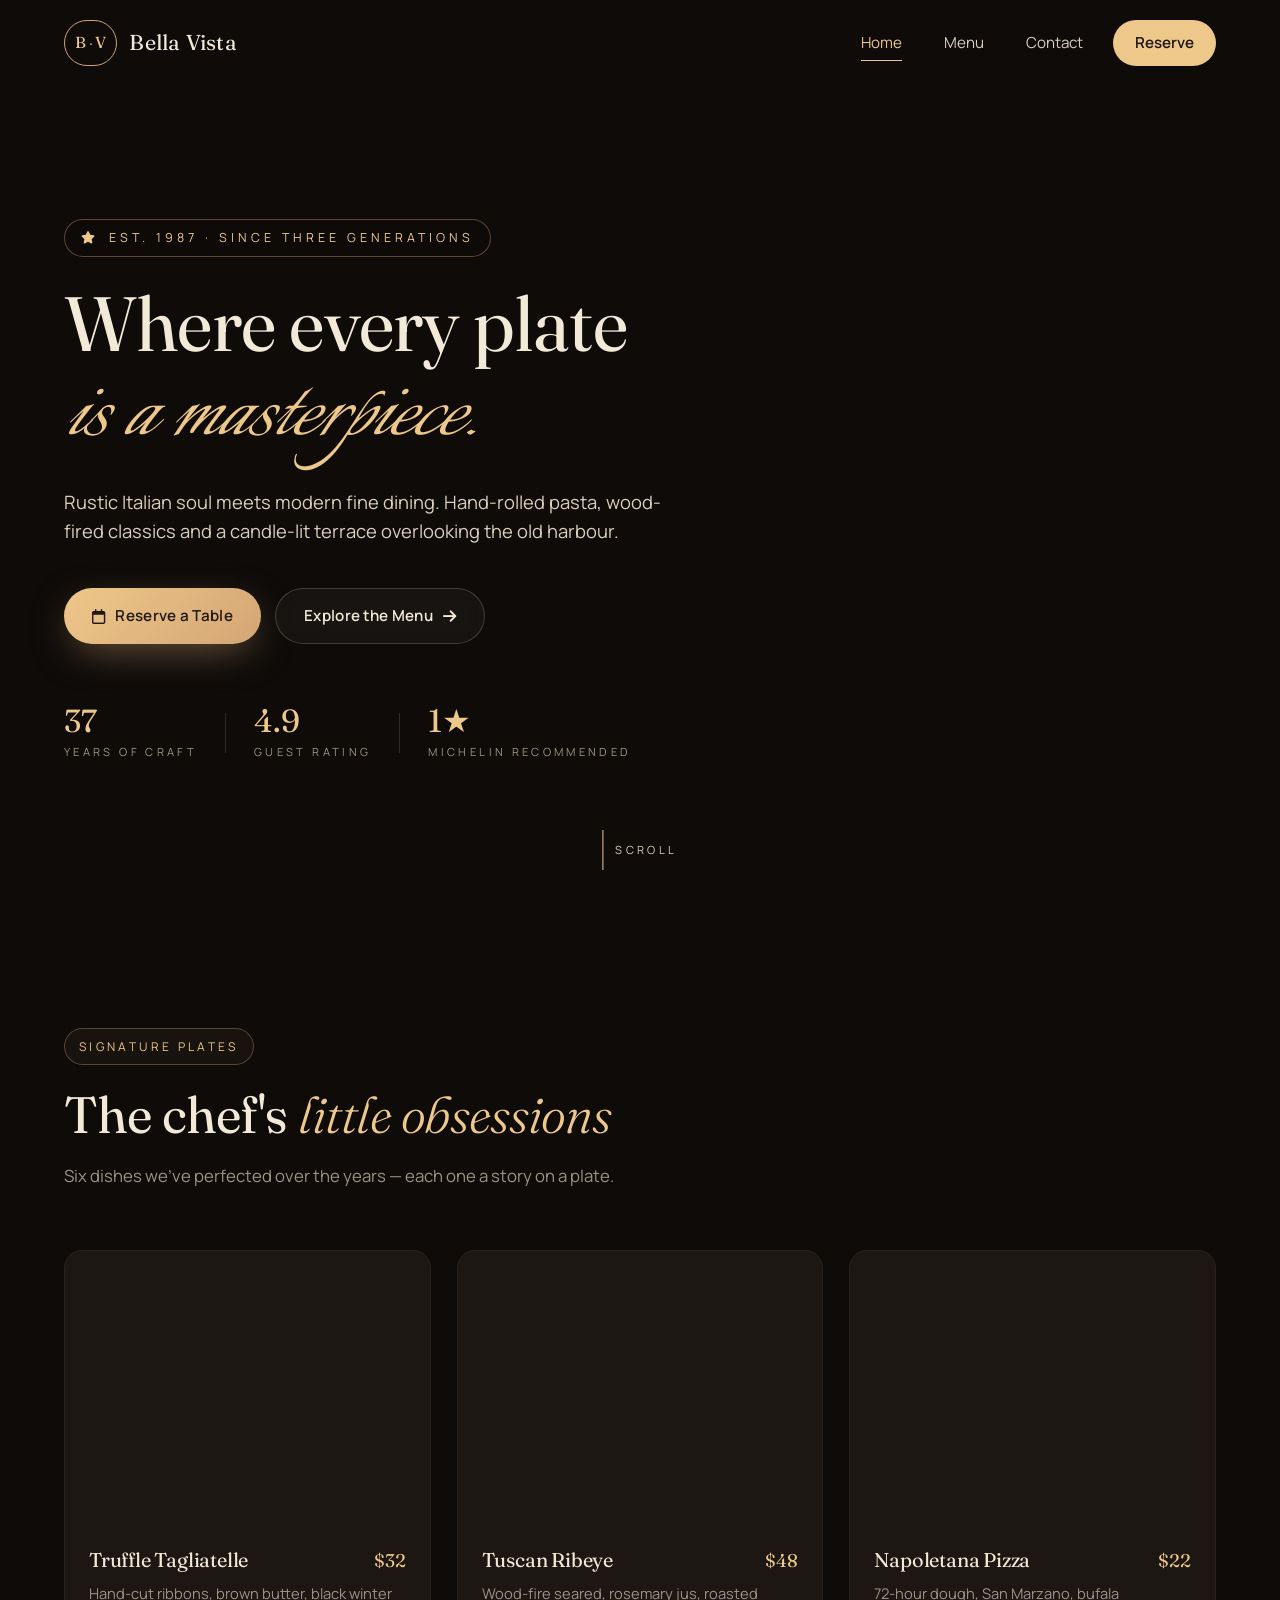
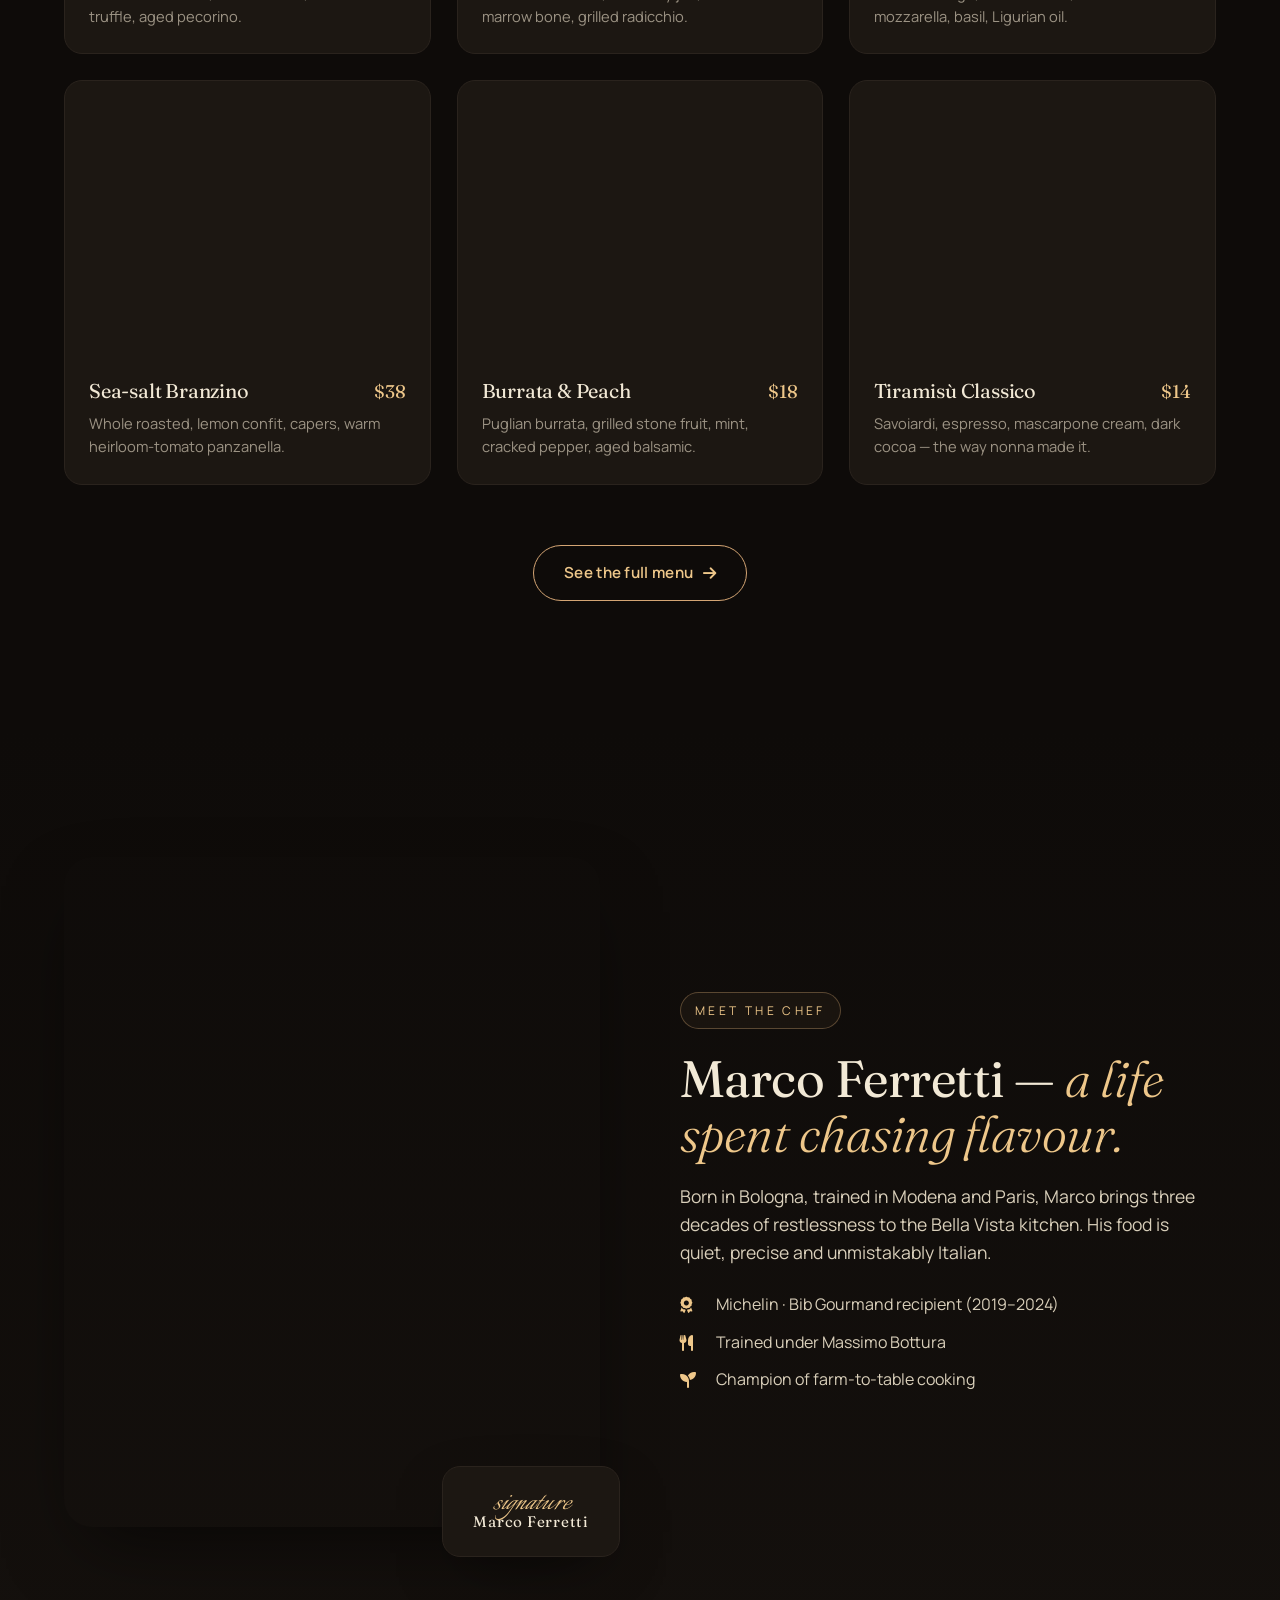
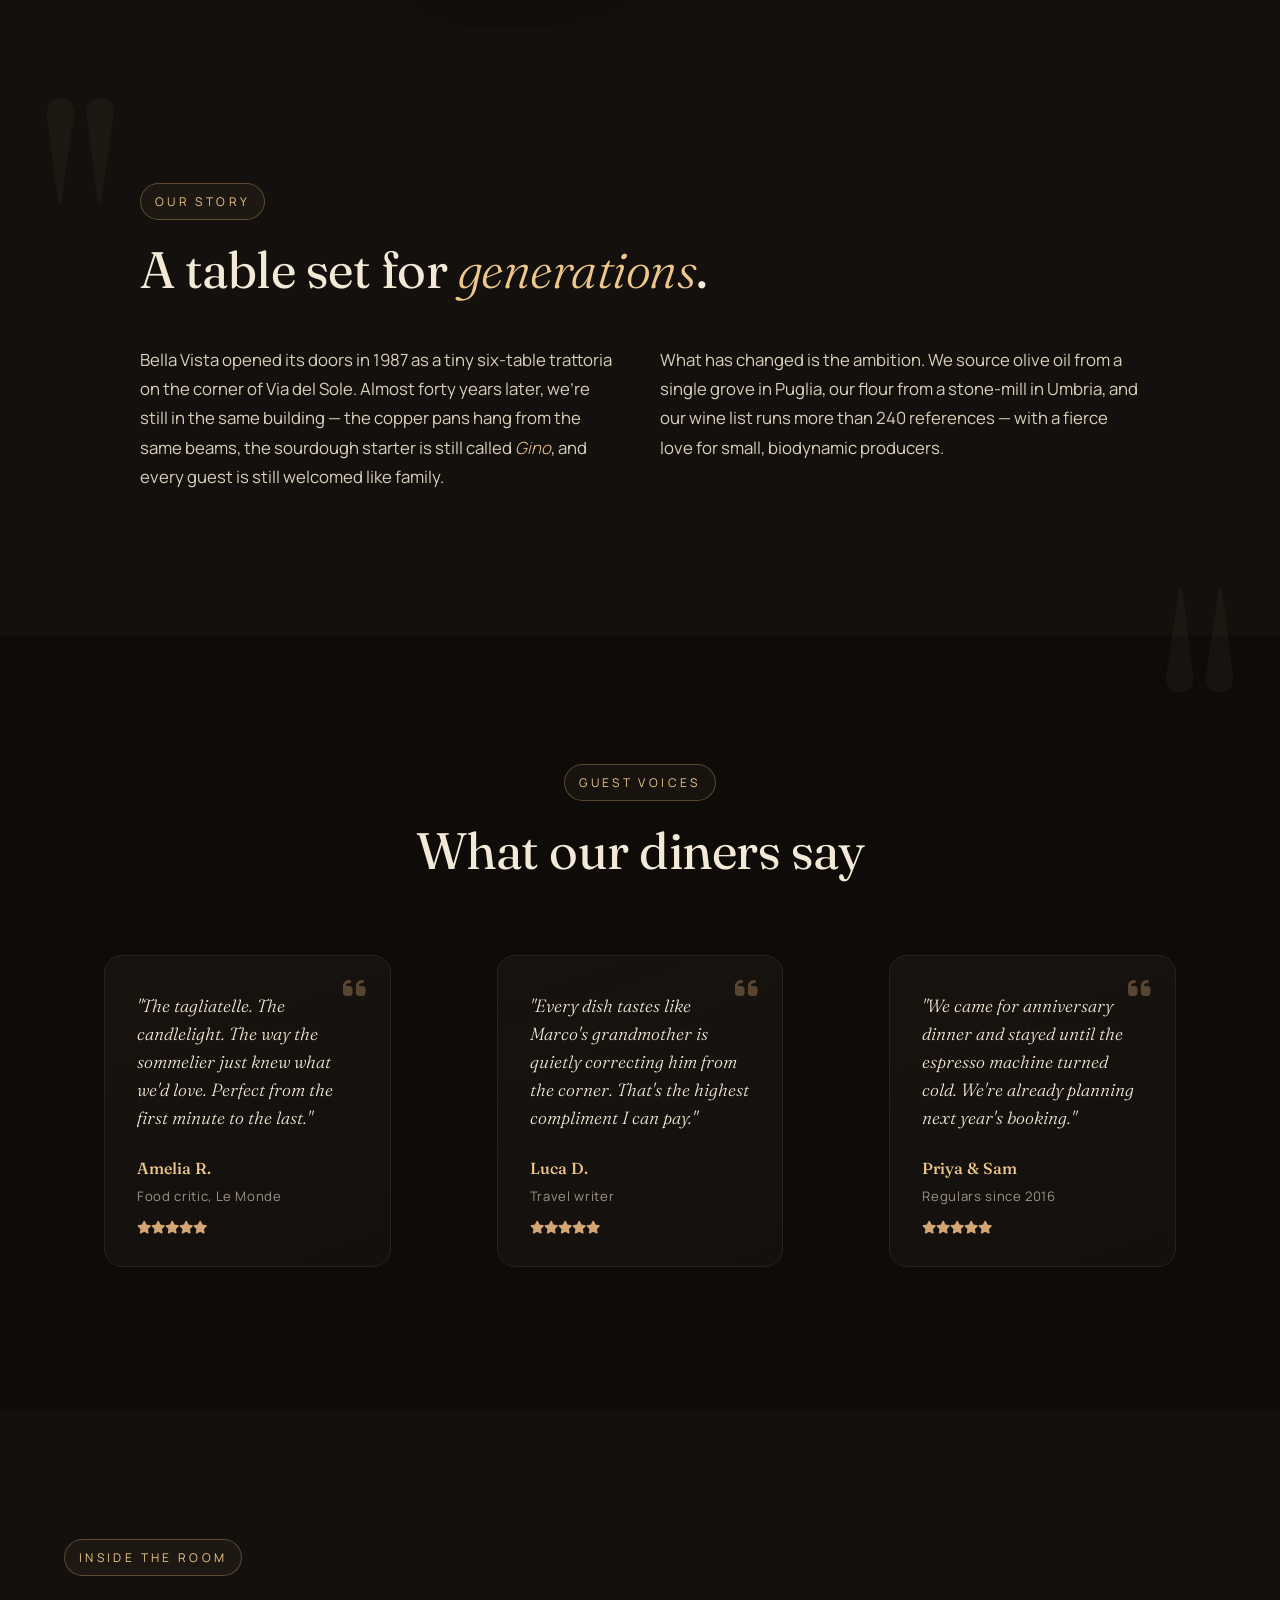
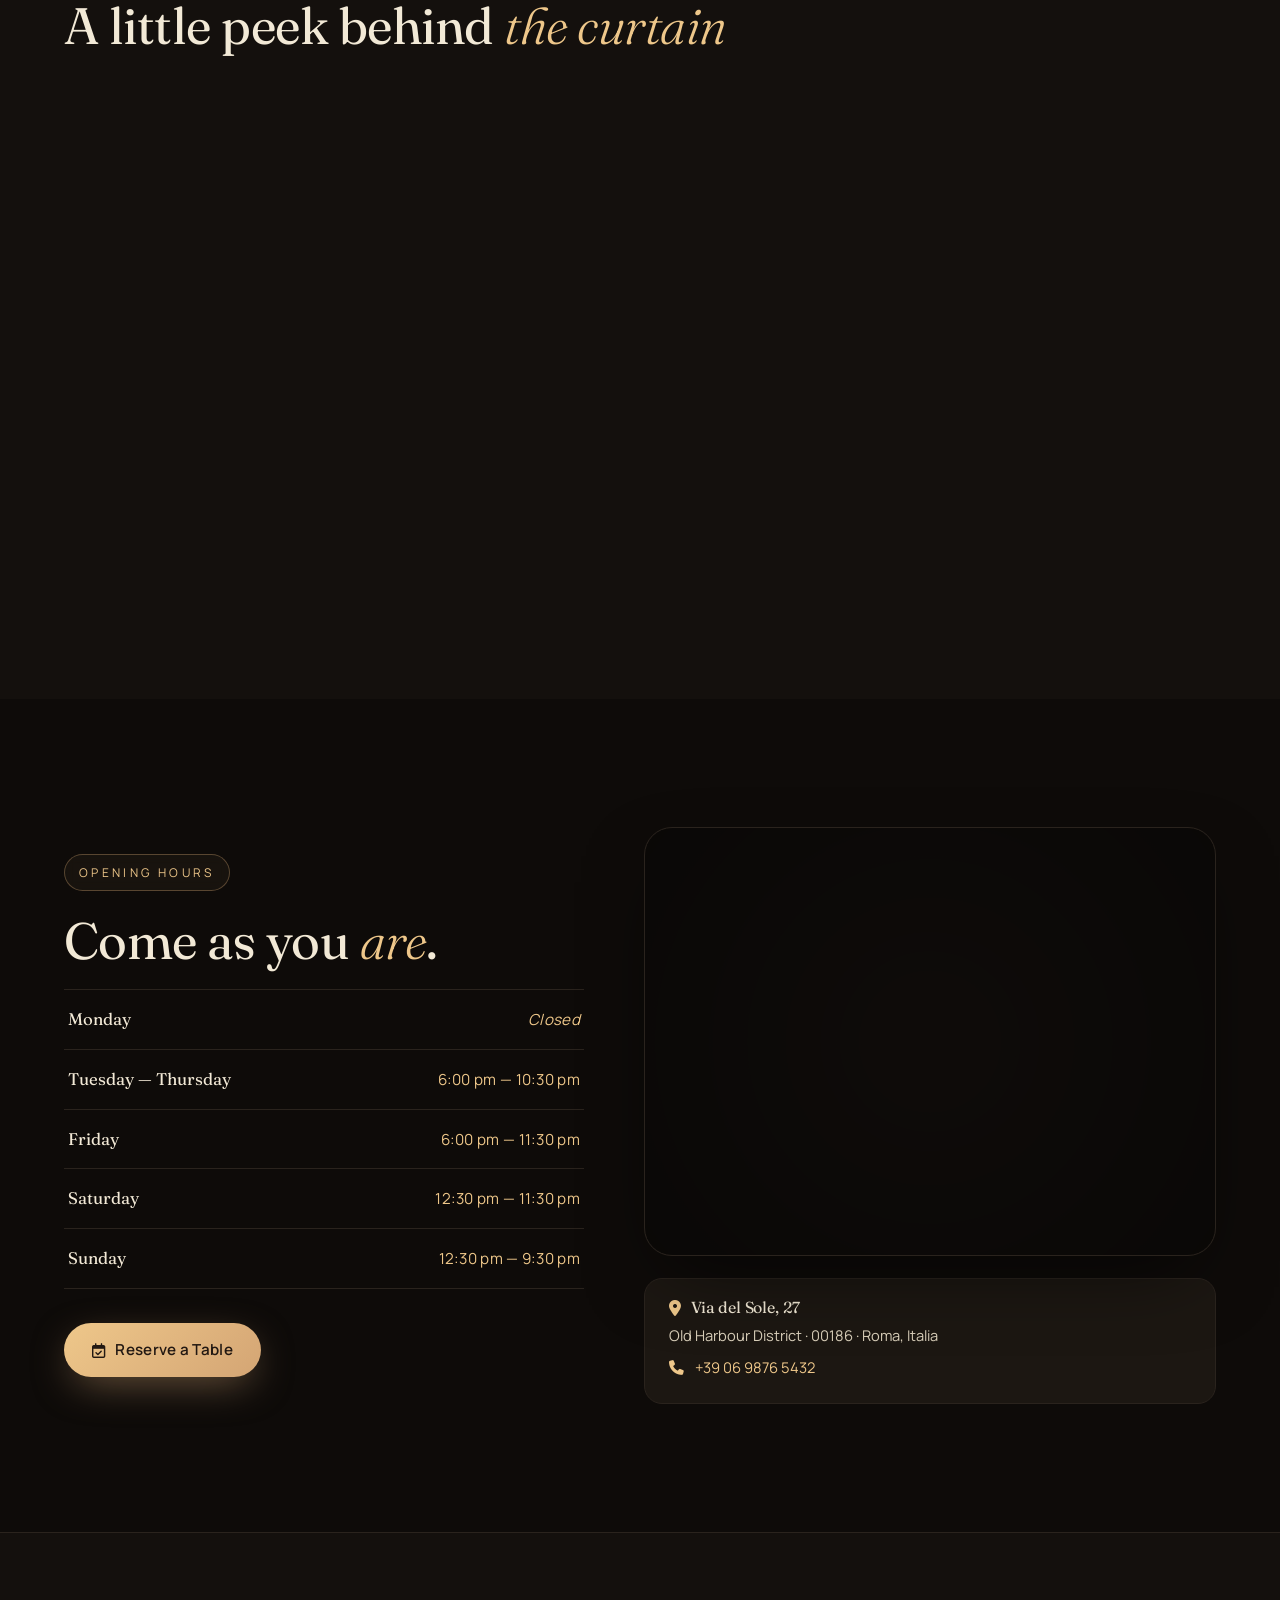
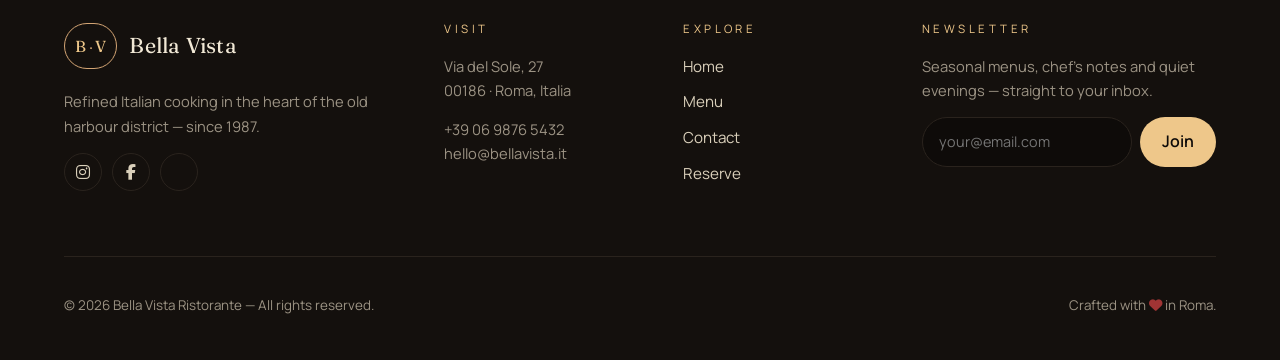
<file: index.html>
<!DOCTYPE html>
<!--
  Bella Vista Restaurant — Home Page
  Author: Bella Vista (Portfolio project)
  Description: Premium luxury restaurant landing page — pure HTML/CSS/JS.
-->
<html lang="en">
<head>
  <meta charset="UTF-8" />
  <meta name="viewport" content="width=device-width, initial-scale=1.0" />
  <title>Bella Vista — Timeless Italian Dining</title>
  <meta name="description" content="Bella Vista Restaurant — where every plate is a masterpiece. Refined Italian cuisine, curated wines and a warm candle-lit atmosphere." />

  <!-- Fonts: Fraunces (editorial serif) + Manrope (body) + Italianno (script accent) -->
  <link rel="preconnect" href="https://fonts.googleapis.com" />
  <link rel="preconnect" href="https://fonts.gstatic.com" crossorigin />
  <link href="https://fonts.googleapis.com/css2?family=Fraunces:opsz,wght@9..144,300;9..144,400;9..144,500;9..144,700&family=Italianno&family=Manrope:wght@300;400;500;600;700&display=swap" rel="stylesheet" />

  <!-- Icons -->
  <link rel="stylesheet" href="https://cdnjs.cloudflare.com/ajax/libs/font-awesome/6.5.0/css/all.min.css" />

  <!-- Styles -->
  <link rel="stylesheet" href="style.css" />
</head>
<body data-testid="home-page">

  <!-- ================= LOADING SCREEN ================= -->
  <div class="loader" id="loader" data-testid="page-loader">
    <div class="loader-inner">
      <span class="loader-mark">BV</span>
      <span class="loader-bar"></span>
    </div>
  </div>

  <!-- ================= NAVBAR ================= -->
  <header class="navbar" id="navbar" data-testid="main-navbar">
    <div class="nav-container">
      <a href="index.html" class="brand" data-testid="brand-logo">
        <span class="brand-mark">B<em>·</em>V</span>
        <span class="brand-name">Bella&nbsp;Vista</span>
      </a>

      <nav class="nav-links" id="navLinks">
        <a href="index.html" class="active" data-testid="nav-home">Home</a>
        <a href="menu.html" data-testid="nav-menu">Menu</a>
        <a href="contact.html" data-testid="nav-contact">Contact</a>
        <a href="#reserve" class="nav-cta" data-testid="nav-reserve">Reserve</a>
      </nav>

      <button class="nav-toggle" id="navToggle" aria-label="Toggle menu" data-testid="nav-toggle">
        <span></span><span></span><span></span>
      </button>
    </div>
  </header>

  <!-- ================= HERO ================= -->
  <section class="hero" data-testid="hero-section">
    <div class="hero-bg" aria-hidden="true"></div>
    <div class="hero-scrim" aria-hidden="true"></div>

    <div class="hero-content reveal">
      <span class="eyebrow"><i class="fa-solid fa-star"></i> Est. 1987 · Since three generations</span>
      <h1 class="hero-title">
        Where every plate<br />
        <span class="script">is a <em>masterpiece</em>.</span>
      </h1>
      <p class="hero-sub">
        Rustic Italian soul meets modern fine dining. Hand-rolled pasta,
        wood-fired classics and a candle-lit terrace overlooking the old harbour.
      </p>

      <div class="hero-cta">
        <a href="#reserve" class="btn btn-gold" data-testid="hero-reserve-btn">
          <i class="fa-regular fa-calendar"></i> Reserve a Table
        </a>
        <a href="menu.html" class="btn btn-ghost" data-testid="hero-menu-btn">
          Explore the Menu <i class="fa-solid fa-arrow-right"></i>
        </a>
      </div>

      <div class="hero-meta">
        <div><span class="num">37</span><span class="lbl">Years of craft</span></div>
        <span class="sep"></span>
        <div><span class="num">4.9</span><span class="lbl">Guest rating</span></div>
        <span class="sep"></span>
        <div><span class="num">1★</span><span class="lbl">Michelin recommended</span></div>
      </div>
    </div>

    <a href="#featured" class="hero-scroll" aria-label="Scroll">
      <span></span> scroll
    </a>
  </section>

  <!-- ================= FEATURED DISHES ================= -->
  <section id="featured" class="section featured">
    <div class="section-head reveal">
      <span class="tag">Signature Plates</span>
      <h2>The chef's <em>little obsessions</em></h2>
      <p>Six dishes we've perfected over the years — each one a story on a plate.</p>
    </div>

    <div class="feature-grid">
      <article class="dish-card reveal" data-testid="dish-card-1">
        <div class="dish-img" style="background-image:url('https://images.unsplash.com/photo-1551183053-bf91a1d81141?w=900&q=80');"></div>
        <div class="dish-body">
          <div class="dish-row">
            <h3>Truffle Tagliatelle</h3>
            <span class="price">$32</span>
          </div>
          <p>Hand-cut ribbons, brown butter, black winter truffle, aged pecorino.</p>
        </div>
      </article>

      <article class="dish-card reveal" data-testid="dish-card-2">
        <div class="dish-img" style="background-image:url('https://images.unsplash.com/photo-1544025162-d76694265947?w=900&q=80');"></div>
        <div class="dish-body">
          <div class="dish-row">
            <h3>Tuscan Ribeye</h3>
            <span class="price">$48</span>
          </div>
          <p>Wood-fire seared, rosemary jus, roasted marrow bone, grilled radicchio.</p>
        </div>
      </article>

      <article class="dish-card reveal" data-testid="dish-card-3">
        <div class="dish-img" style="background-image:url('https://images.unsplash.com/photo-1565299624946-b28f40a0ae38?w=900&q=80');"></div>
        <div class="dish-body">
          <div class="dish-row">
            <h3>Napoletana Pizza</h3>
            <span class="price">$22</span>
          </div>
          <p>72-hour dough, San Marzano, bufala mozzarella, basil, Ligurian oil.</p>
        </div>
      </article>

      <article class="dish-card reveal" data-testid="dish-card-4">
        <div class="dish-img" style="background-image:url('https://images.unsplash.com/photo-1519708227418-c8fd9a32b7a2?w=900&q=80');"></div>
        <div class="dish-body">
          <div class="dish-row">
            <h3>Sea-salt Branzino</h3>
            <span class="price">$38</span>
          </div>
          <p>Whole roasted, lemon confit, capers, warm heirloom-tomato panzanella.</p>
        </div>
      </article>

      <article class="dish-card reveal" data-testid="dish-card-5">
        <div class="dish-img" style="background-image:url('https://images.unsplash.com/photo-1587314168485-3236d6710814?w=900&q=80');"></div>
        <div class="dish-body">
          <div class="dish-row">
            <h3>Burrata &amp; Peach</h3>
            <span class="price">$18</span>
          </div>
          <p>Puglian burrata, grilled stone fruit, mint, cracked pepper, aged balsamic.</p>
        </div>
      </article>

      <article class="dish-card reveal" data-testid="dish-card-6">
        <div class="dish-img" style="background-image:url('https://images.unsplash.com/photo-1551024506-0bccd828d307?w=900&q=80');"></div>
        <div class="dish-body">
          <div class="dish-row">
            <h3>Tiramisù Classico</h3>
            <span class="price">$14</span>
          </div>
          <p>Savoiardi, espresso, mascarpone cream, dark cocoa — the way nonna made it.</p>
        </div>
      </article>
    </div>

    <div class="section-cta reveal">
      <a href="menu.html" class="btn btn-outline" data-testid="see-full-menu-btn">
        See the full menu <i class="fa-solid fa-arrow-right"></i>
      </a>
    </div>
  </section>

  <!-- ================= CHEF ================= -->
  <section class="chef" data-testid="chef-section">
    <div class="chef-grid">
      <div class="chef-media reveal">
        <div class="chef-photo" style="background-image:url('https://images.unsplash.com/photo-1577219491135-ce391730fb2c?w=1200&q=80');"></div>
        <div class="chef-badge">
          <span class="script">signature</span>
          <span class="sig">Marco&nbsp;Ferretti</span>
        </div>
      </div>

      <div class="chef-copy reveal">
        <span class="tag">Meet the Chef</span>
        <h2>Marco Ferretti — <em>a life spent chasing flavour.</em></h2>
        <p class="lead">
          Born in Bologna, trained in Modena and Paris, Marco brings three
          decades of restlessness to the Bella Vista kitchen. His food is
          quiet, precise and unmistakably Italian.
        </p>
        <ul class="chef-list">
          <li><i class="fa-solid fa-award"></i> Michelin&nbsp;· Bib&nbsp;Gourmand recipient (2019–2024)</li>
          <li><i class="fa-solid fa-utensils"></i> Trained under Massimo Bottura</li>
          <li><i class="fa-solid fa-seedling"></i> Champion of farm-to-table cooking</li>
        </ul>
      </div>
    </div>
  </section>

  <!-- ================= ABOUT ================= -->
  <section class="about" data-testid="about-section">
    <div class="about-inner reveal">
      <span class="tag">Our Story</span>
      <h2>A table set for <em>generations</em>.</h2>
      <div class="about-cols">
        <p>
          Bella Vista opened its doors in 1987 as a tiny six-table trattoria
          on the corner of Via del Sole. Almost forty years later, we're still
          in the same building — the copper pans hang from the same beams,
          the sourdough starter is still called <em>Gino</em>, and every guest
          is still welcomed like family.
        </p>
        <p>
          What has changed is the ambition. We source olive oil from a single
          grove in Puglia, our flour from a stone-mill in Umbria, and our
          wine list runs more than 240 references — with a fierce love for
          small, biodynamic producers.
        </p>
      </div>
    </div>
  </section>

  <!-- ================= TESTIMONIALS ================= -->
  <section class="testimonials" data-testid="testimonials-section">
    <div class="section-head reveal center">
      <span class="tag">Guest Voices</span>
      <h2>What our diners say</h2>
    </div>

    <div class="quote-grid">
      <blockquote class="quote-card reveal">
        <i class="fa-solid fa-quote-left"></i>
        <p>"The tagliatelle. The candlelight. The way the sommelier just knew what we'd love. Perfect from the first minute to the last."</p>
        <footer>
          <strong>Amelia&nbsp;R.</strong><span>Food&nbsp;critic, Le&nbsp;Monde</span>
          <div class="stars"><i class="fa-solid fa-star"></i><i class="fa-solid fa-star"></i><i class="fa-solid fa-star"></i><i class="fa-solid fa-star"></i><i class="fa-solid fa-star"></i></div>
        </footer>
      </blockquote>

      <blockquote class="quote-card reveal">
        <i class="fa-solid fa-quote-left"></i>
        <p>"Every dish tastes like Marco's grandmother is quietly correcting him from the corner. That's the highest compliment I can pay."</p>
        <footer>
          <strong>Luca&nbsp;D.</strong><span>Travel writer</span>
          <div class="stars"><i class="fa-solid fa-star"></i><i class="fa-solid fa-star"></i><i class="fa-solid fa-star"></i><i class="fa-solid fa-star"></i><i class="fa-solid fa-star"></i></div>
        </footer>
      </blockquote>

      <blockquote class="quote-card reveal">
        <i class="fa-solid fa-quote-left"></i>
        <p>"We came for anniversary dinner and stayed until the espresso machine turned cold. We're already planning next year's booking."</p>
        <footer>
          <strong>Priya&nbsp;&amp;&nbsp;Sam</strong><span>Regulars since 2016</span>
          <div class="stars"><i class="fa-solid fa-star"></i><i class="fa-solid fa-star"></i><i class="fa-solid fa-star"></i><i class="fa-solid fa-star"></i><i class="fa-solid fa-star"></i></div>
        </footer>
      </blockquote>
    </div>
  </section>

  <!-- ================= GALLERY ================= -->
  <section class="gallery" data-testid="gallery-section">
    <div class="section-head reveal">
      <span class="tag">Inside the Room</span>
      <h2>A little peek behind <em>the curtain</em></h2>
    </div>

    <div class="gallery-grid">
      <div class="gal-item tall reveal" style="background-image:url('https://images.unsplash.com/photo-1517248135467-4c7edcad34c4?w=900&q=80');"></div>
      <div class="gal-item reveal" style="background-image:url('https://images.unsplash.com/photo-1414235077428-338989a2e8c0?w=900&q=80');"></div>
      <div class="gal-item reveal" style="background-image:url('https://images.unsplash.com/photo-1466978913421-dad2ebd01d17?w=900&q=80');"></div>
      <div class="gal-item wide reveal" style="background-image:url('https://images.unsplash.com/photo-1600891964092-4316c288032e?w=1400&q=80');"></div>
      <div class="gal-item reveal" style="background-image:url('https://images.unsplash.com/photo-1559339352-11d035aa65de?w=900&q=80');"></div>
    </div>
  </section>

  <!-- ================= HOURS + LOCATION ================= -->
  <section class="visit" id="reserve" data-testid="visit-section">
    <div class="visit-grid">
      <div class="visit-hours reveal">
        <span class="tag">Opening Hours</span>
        <h2>Come as you <em>are</em>.</h2>
        <ul class="hours-list">
          <li><span>Monday</span><span class="closed">Closed</span></li>
          <li><span>Tuesday — Thursday</span><span>6:00&nbsp;pm — 10:30&nbsp;pm</span></li>
          <li><span>Friday</span><span>6:00&nbsp;pm — 11:30&nbsp;pm</span></li>
          <li><span>Saturday</span><span>12:30&nbsp;pm — 11:30&nbsp;pm</span></li>
          <li><span>Sunday</span><span>12:30&nbsp;pm — 9:30&nbsp;pm</span></li>
        </ul>
        <a href="contact.html" class="btn btn-gold" data-testid="visit-reserve-btn">
          <i class="fa-regular fa-calendar-check"></i> Reserve a Table
        </a>
      </div>

      <div class="visit-map reveal" data-testid="location-preview">
        <div class="map-frame">
          <div class="map-tint" aria-hidden="true"></div>
          <iframe
            src="https://www.google.com/maps?q=Piazza+Navona+Rome&output=embed"
            loading="lazy"
            referrerpolicy="no-referrer-when-downgrade"
            title="Bella Vista location">
          </iframe>
        </div>
        <div class="map-info">
          <h4><i class="fa-solid fa-location-dot"></i> Via del Sole, 27</h4>
          <p>Old Harbour District · 00186 · Roma, Italia</p>
          <p class="phone"><i class="fa-solid fa-phone"></i> +39&nbsp;06&nbsp;9876&nbsp;5432</p>
        </div>
      </div>
    </div>
  </section>

  <!-- ================= FOOTER ================= -->
  <footer class="footer" data-testid="site-footer">
    <div class="footer-grid">
      <div class="foot-col">
        <a href="index.html" class="brand">
          <span class="brand-mark">B<em>·</em>V</span>
          <span class="brand-name">Bella&nbsp;Vista</span>
        </a>
        <p>Refined Italian cooking in the heart of the old harbour district — since 1987.</p>
        <div class="socials">
          <a href="#" aria-label="Instagram"><i class="fa-brands fa-instagram"></i></a>
          <a href="#" aria-label="Facebook"><i class="fa-brands fa-facebook-f"></i></a>
          <a href="#" aria-label="TripAdvisor"><i class="fa-brands fa-tripadvisor"></i></a>
        </div>
      </div>

      <div class="foot-col">
        <h5>Visit</h5>
        <p>Via del Sole, 27<br/>00186 · Roma, Italia</p>
        <p>+39 06 9876 5432<br/>hello@bellavista.it</p>
      </div>

      <div class="foot-col">
        <h5>Explore</h5>
        <ul>
          <li><a href="index.html">Home</a></li>
          <li><a href="menu.html">Menu</a></li>
          <li><a href="contact.html">Contact</a></li>
          <li><a href="#reserve">Reserve</a></li>
        </ul>
      </div>

      <div class="foot-col">
        <h5>Newsletter</h5>
        <p>Seasonal menus, chef's notes and quiet evenings — straight to your inbox.</p>
        <form class="newsletter" onsubmit="event.preventDefault(); this.querySelector('button').innerHTML='<i class=\'fa-solid fa-check\'></i>&nbsp;Subscribed';" data-testid="newsletter-form">
          <input type="email" required placeholder="your@email.com" aria-label="Email" />
          <button type="submit">Join</button>
        </form>
      </div>
    </div>

    <div class="foot-bottom">
      <p>© <span id="year"></span> Bella Vista Ristorante — All rights reserved.</p>
      <p>Crafted with <i class="fa-solid fa-heart"></i> in Roma.</p>
    </div>
  </footer>

  <script src="script.js"></script>
</body>
</html>
</file>
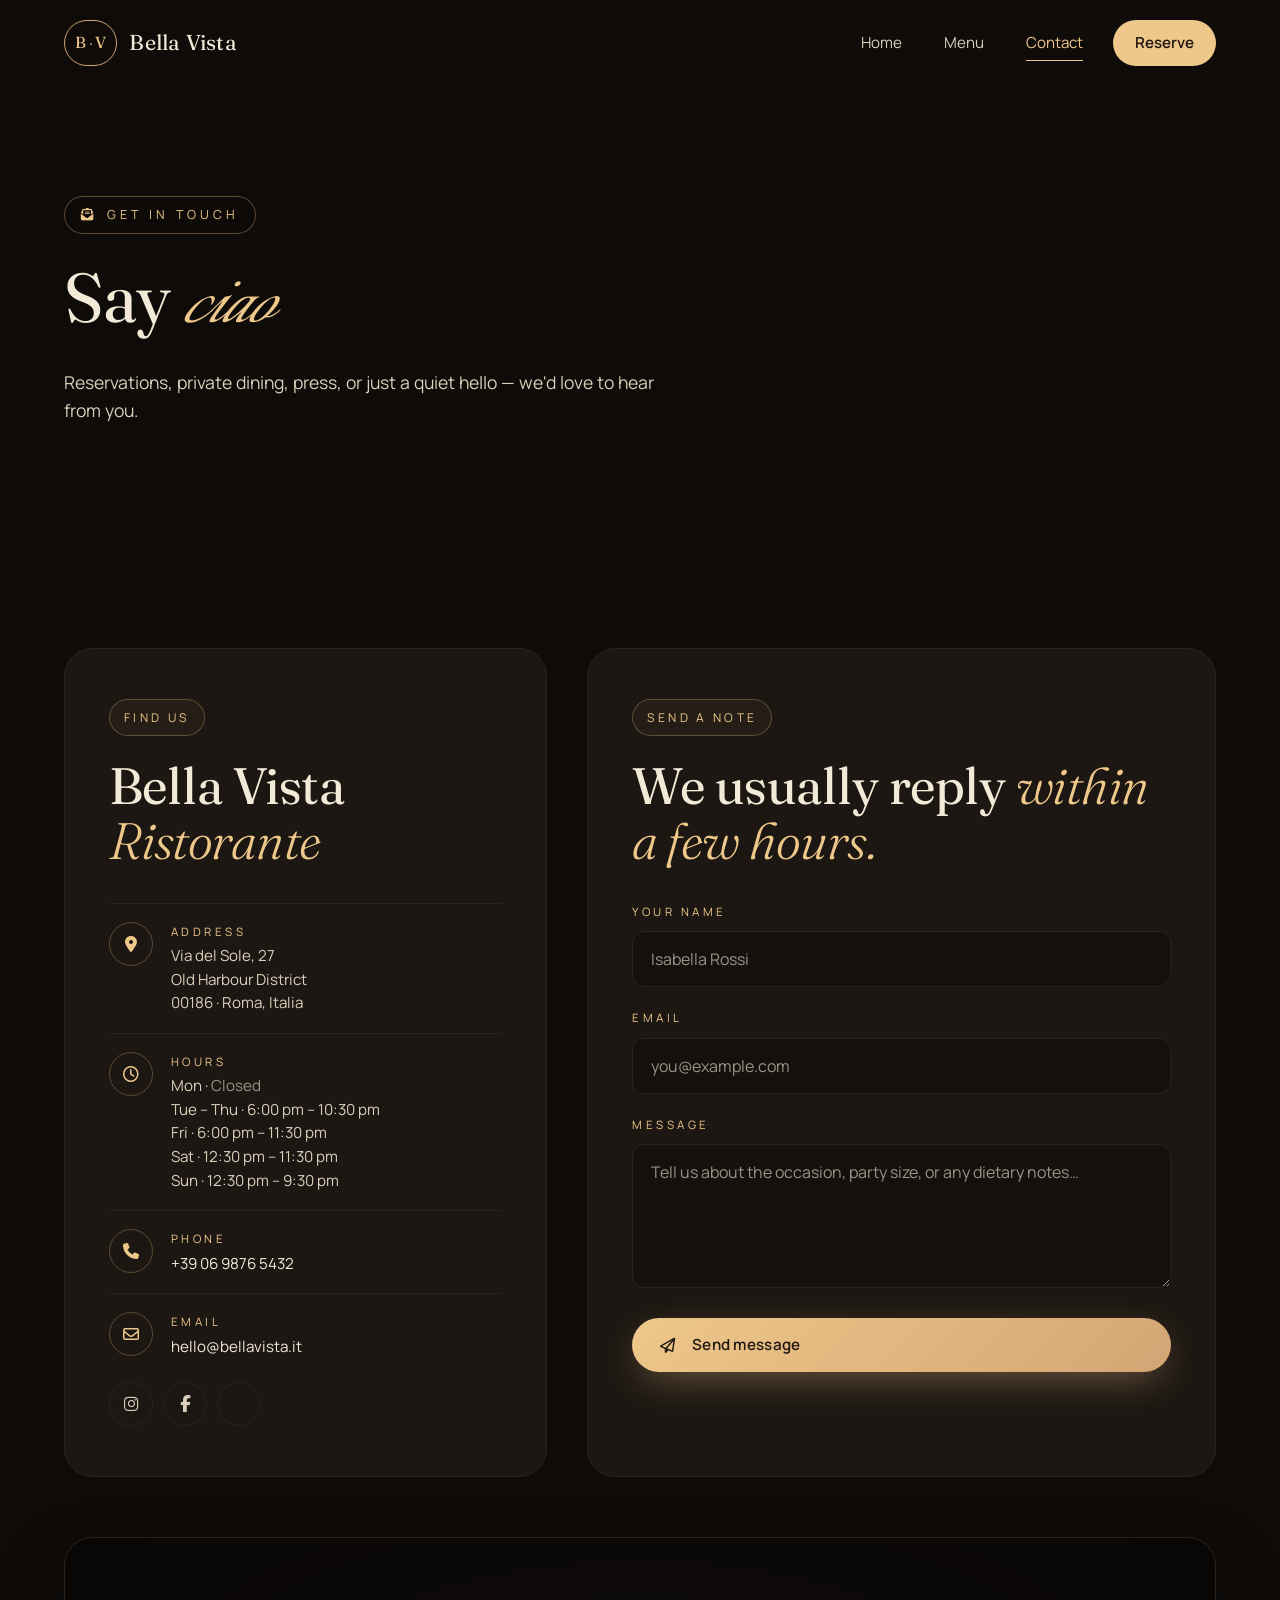
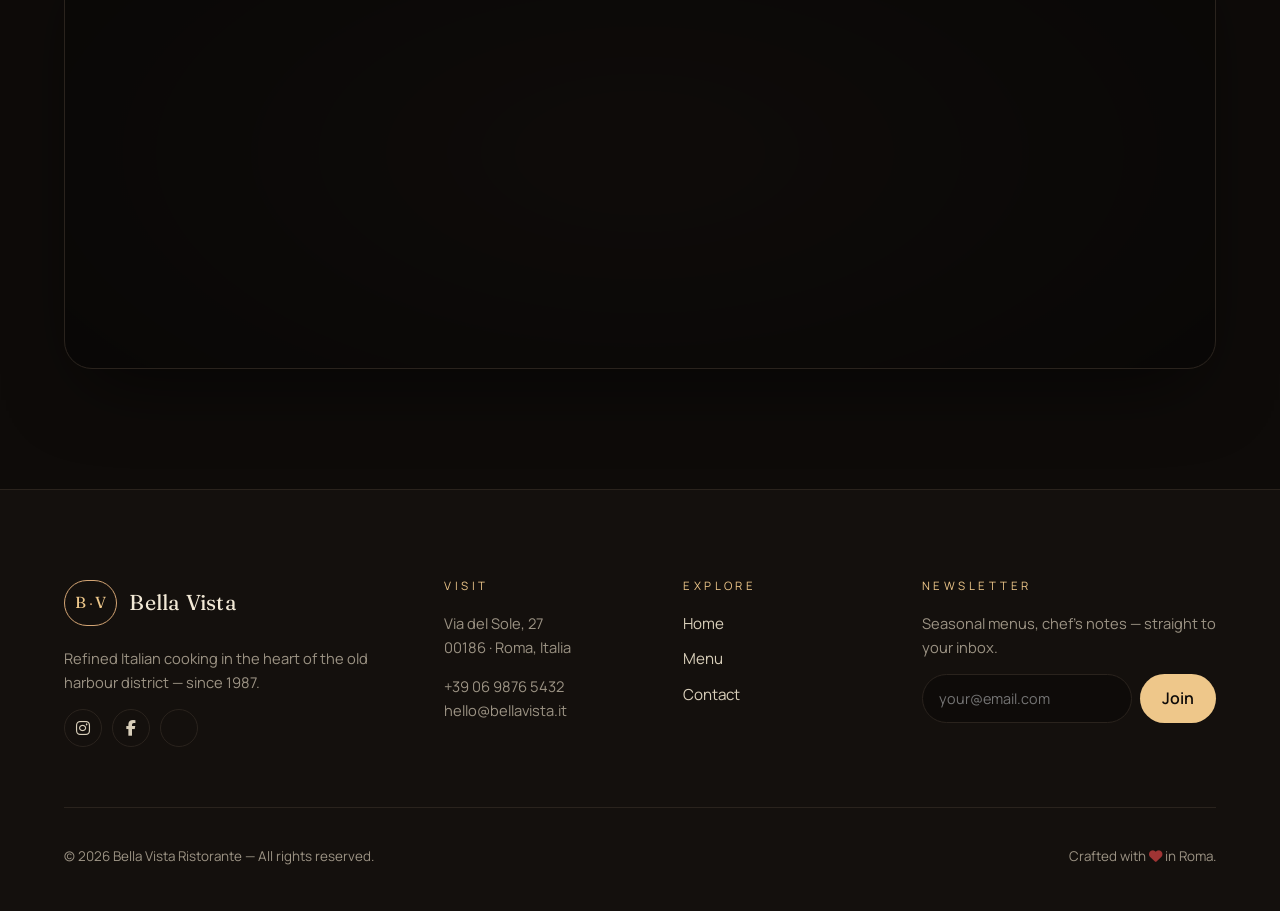
<file: contact.html>
<!DOCTYPE html>
<!--
  Bella Vista Restaurant — Contact Page
  Address · Hours · Map · Contact form (mailto:).
-->
<html lang="en">
<head>
  <meta charset="UTF-8" />
  <meta name="viewport" content="width=device-width, initial-scale=1.0" />
  <title>Contact — Bella Vista</title>
  <meta name="description" content="Get in touch with Bella Vista — reservations, private dining, press. Via del Sole 27, Roma." />

  <link rel="preconnect" href="https://fonts.googleapis.com" />
  <link rel="preconnect" href="https://fonts.gstatic.com" crossorigin />
  <link href="https://fonts.googleapis.com/css2?family=Fraunces:opsz,wght@9..144,300;9..144,400;9..144,500;9..144,700&family=Italianno&family=Manrope:wght@300;400;500;600;700&display=swap" rel="stylesheet" />
  <link rel="stylesheet" href="https://cdnjs.cloudflare.com/ajax/libs/font-awesome/6.5.0/css/all.min.css" />
  <link rel="stylesheet" href="style.css" />
</head>
<body data-testid="contact-page">

  <!-- Loader -->
  <div class="loader" id="loader"><div class="loader-inner"><span class="loader-mark">BV</span><span class="loader-bar"></span></div></div>

  <!-- Navbar -->
  <header class="navbar" id="navbar">
    <div class="nav-container">
      <a href="index.html" class="brand">
        <span class="brand-mark">B<em>·</em>V</span>
        <span class="brand-name">Bella&nbsp;Vista</span>
      </a>
      <nav class="nav-links" id="navLinks">
        <a href="index.html" data-testid="nav-home">Home</a>
        <a href="menu.html" data-testid="nav-menu">Menu</a>
        <a href="contact.html" class="active" data-testid="nav-contact">Contact</a>
        <a href="#reserve" class="nav-cta" data-testid="nav-reserve">Reserve</a>
      </nav>
      <button class="nav-toggle" id="navToggle" aria-label="Toggle menu"><span></span><span></span><span></span></button>
    </div>
  </header>

  <!-- Page hero -->
  <section class="page-hero" data-testid="contact-hero">
    <div class="page-hero-bg" style="background-image:url('https://images.unsplash.com/photo-1466978913421-dad2ebd01d17?w=1800&q=80');"></div>
    <div class="page-hero-scrim"></div>
    <div class="page-hero-content reveal">
      <span class="eyebrow"><i class="fa-solid fa-envelope-open-text"></i> Get in Touch</span>
      <h1>Say <span class="script"><em>ciao</em></span></h1>
      <p>Reservations, private dining, press, or just a quiet hello — we'd love to hear from you.</p>
    </div>
  </section>

  <!-- Contact grid -->
  <section class="contact-wrap" id="reserve">
    <div class="contact-grid">
      <!-- Info panel -->
      <aside class="contact-info reveal" data-testid="contact-info">
        <span class="tag">Find us</span>
        <h2>Bella Vista <em>Ristorante</em></h2>

        <div class="ci-item">
          <div class="ci-ico"><i class="fa-solid fa-location-dot"></i></div>
          <div>
            <h5>Address</h5>
            <p data-testid="contact-address">Via del Sole, 27<br/>Old Harbour District<br/>00186 · Roma, Italia</p>
          </div>
        </div>

        <div class="ci-item">
          <div class="ci-ico"><i class="fa-regular fa-clock"></i></div>
          <div>
            <h5>Hours</h5>
            <p data-testid="contact-hours">
              Mon · <span class="muted">Closed</span><br/>
              Tue – Thu · 6:00 pm – 10:30 pm<br/>
              Fri · 6:00 pm – 11:30 pm<br/>
              Sat · 12:30 pm – 11:30 pm<br/>
              Sun · 12:30 pm – 9:30 pm
            </p>
          </div>
        </div>

        <div class="ci-item">
          <div class="ci-ico"><i class="fa-solid fa-phone"></i></div>
          <div>
            <h5>Phone</h5>
            <p data-testid="contact-phone"><a href="tel:+390698765432">+39&nbsp;06&nbsp;9876&nbsp;5432</a></p>
          </div>
        </div>

        <div class="ci-item">
          <div class="ci-ico"><i class="fa-regular fa-envelope"></i></div>
          <div>
            <h5>Email</h5>
            <p data-testid="contact-email"><a href="mailto:hello@bellavista.it">hello@bellavista.it</a></p>
          </div>
        </div>

        <div class="socials big">
          <a href="#" aria-label="Instagram"><i class="fa-brands fa-instagram"></i></a>
          <a href="#" aria-label="Facebook"><i class="fa-brands fa-facebook-f"></i></a>
          <a href="#" aria-label="TripAdvisor"><i class="fa-brands fa-tripadvisor"></i></a>
        </div>
      </aside>

      <!-- Form panel -->
      <div class="contact-form-panel reveal" data-testid="contact-form-panel">
        <span class="tag">Send a note</span>
        <h2>We usually reply <em>within a few hours.</em></h2>

        <form id="contactForm" class="contact-form" data-testid="contact-form">
          <div class="field">
            <label for="cf-name">Your name</label>
            <input type="text" id="cf-name" name="name" required placeholder="Isabella Rossi" data-testid="contact-name-input" />
          </div>

          <div class="field">
            <label for="cf-email">Email</label>
            <input type="email" id="cf-email" name="email" required placeholder="you@example.com" data-testid="contact-email-input" />
          </div>

          <div class="field">
            <label for="cf-message">Message</label>
            <textarea id="cf-message" name="message" required rows="5" placeholder="Tell us about the occasion, party size, or any dietary notes…" data-testid="contact-message-input"></textarea>
          </div>

          <button type="submit" class="btn btn-gold" data-testid="contact-submit-btn">
            <i class="fa-regular fa-paper-plane"></i>&nbsp; Send message
          </button>

          <p class="form-note" id="formNote" data-testid="contact-form-note" hidden>
            <i class="fa-solid fa-check-circle"></i>&nbsp; Opening your email client…
          </p>
        </form>
      </div>
    </div>

    <!-- Map -->
    <div class="big-map reveal" data-testid="contact-map">
      <div class="map-tint"></div>
      <iframe
        src="https://www.google.com/maps?q=Piazza+Navona+Rome&output=embed"
        loading="lazy"
        referrerpolicy="no-referrer-when-downgrade"
        title="Bella Vista on the map">
      </iframe>
    </div>
  </section>

  <!-- Footer -->
  <footer class="footer">
    <div class="footer-grid">
      <div class="foot-col">
        <a href="index.html" class="brand">
          <span class="brand-mark">B<em>·</em>V</span>
          <span class="brand-name">Bella&nbsp;Vista</span>
        </a>
        <p>Refined Italian cooking in the heart of the old harbour district — since 1987.</p>
        <div class="socials">
          <a href="#" aria-label="Instagram"><i class="fa-brands fa-instagram"></i></a>
          <a href="#" aria-label="Facebook"><i class="fa-brands fa-facebook-f"></i></a>
          <a href="#" aria-label="TripAdvisor"><i class="fa-brands fa-tripadvisor"></i></a>
        </div>
      </div>
      <div class="foot-col">
        <h5>Visit</h5>
        <p>Via del Sole, 27<br/>00186 · Roma, Italia</p>
        <p>+39 06 9876 5432<br/>hello@bellavista.it</p>
      </div>
      <div class="foot-col">
        <h5>Explore</h5>
        <ul>
          <li><a href="index.html">Home</a></li>
          <li><a href="menu.html">Menu</a></li>
          <li><a href="contact.html">Contact</a></li>
        </ul>
      </div>
      <div class="foot-col">
        <h5>Newsletter</h5>
        <p>Seasonal menus, chef's notes — straight to your inbox.</p>
        <form class="newsletter" onsubmit="event.preventDefault(); this.querySelector('button').innerHTML='<i class=\'fa-solid fa-check\'></i>&nbsp;Subscribed';">
          <input type="email" required placeholder="your@email.com" aria-label="Email" />
          <button type="submit">Join</button>
        </form>
      </div>
    </div>
    <div class="foot-bottom">
      <p>© <span id="year"></span> Bella Vista Ristorante — All rights reserved.</p>
      <p>Crafted with <i class="fa-solid fa-heart"></i> in Roma.</p>
    </div>
  </footer>

  <script src="script.js"></script>
</body>
</html>
</file>
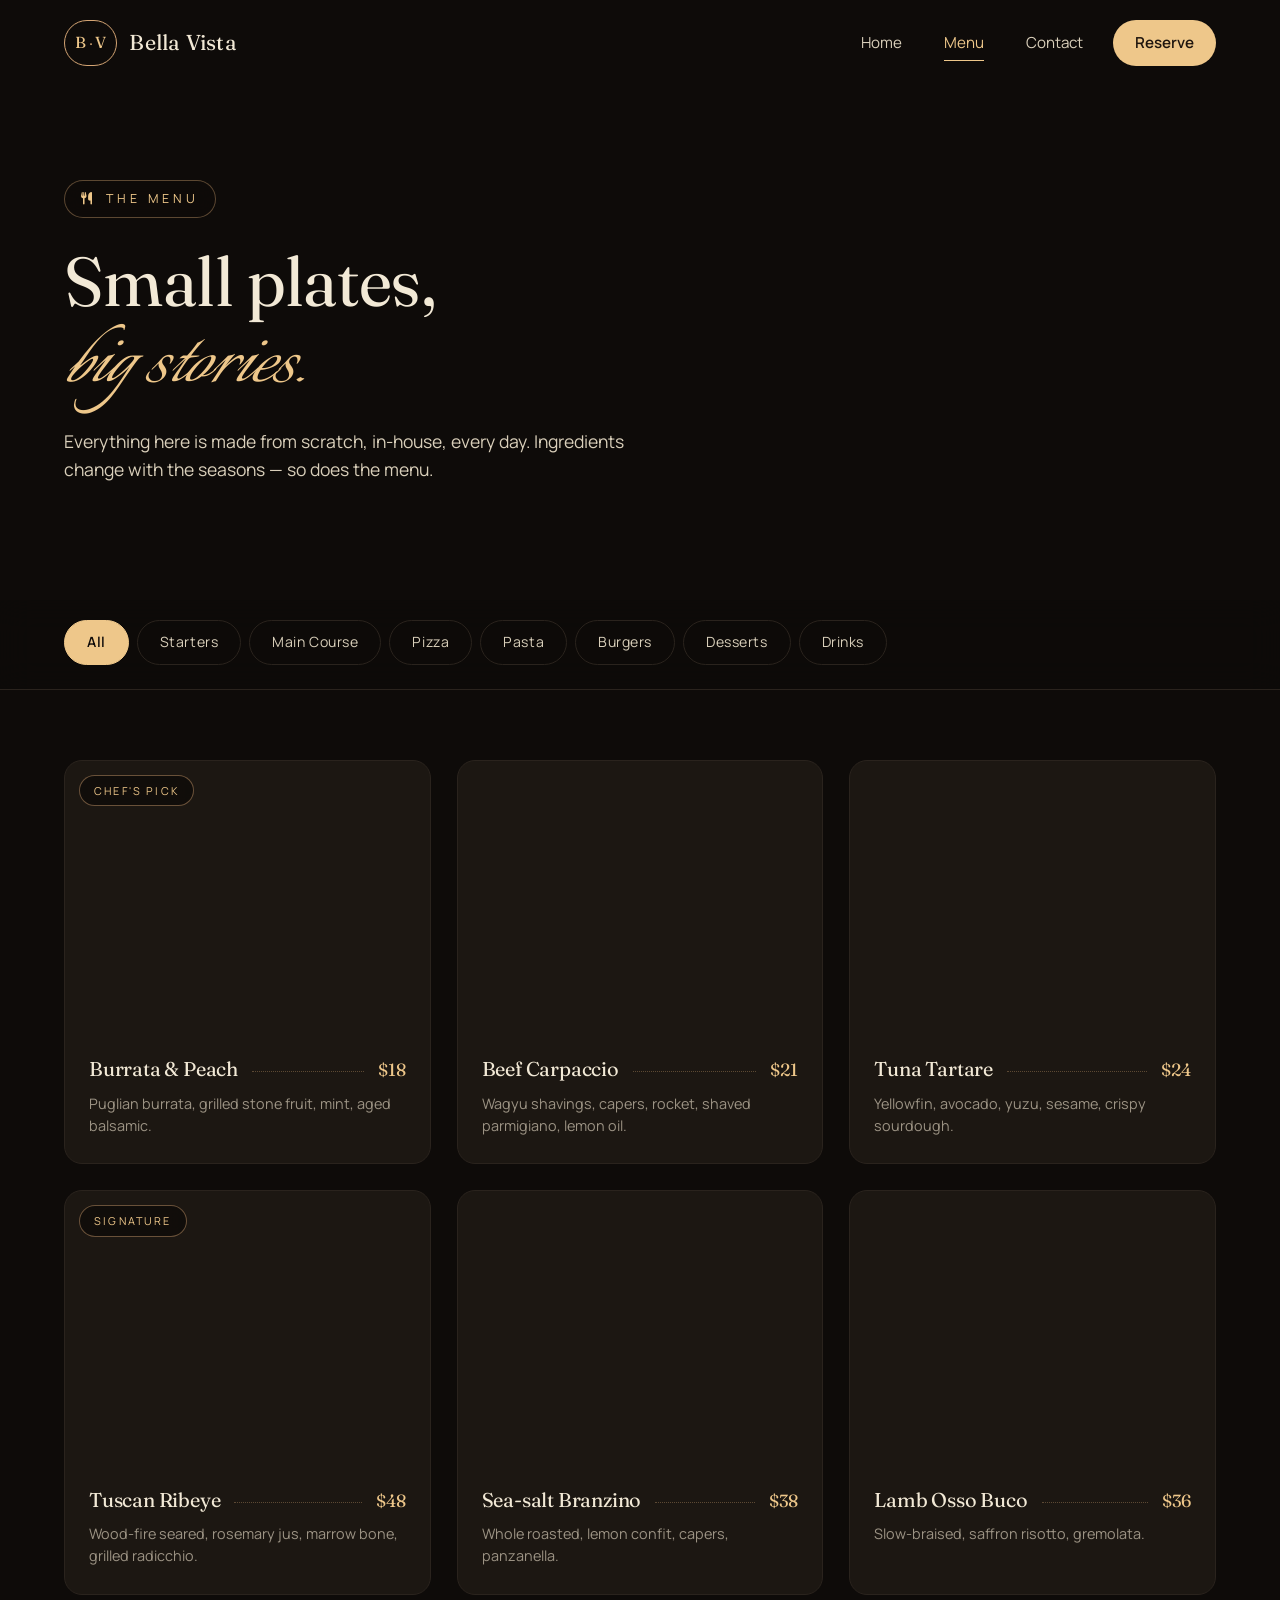
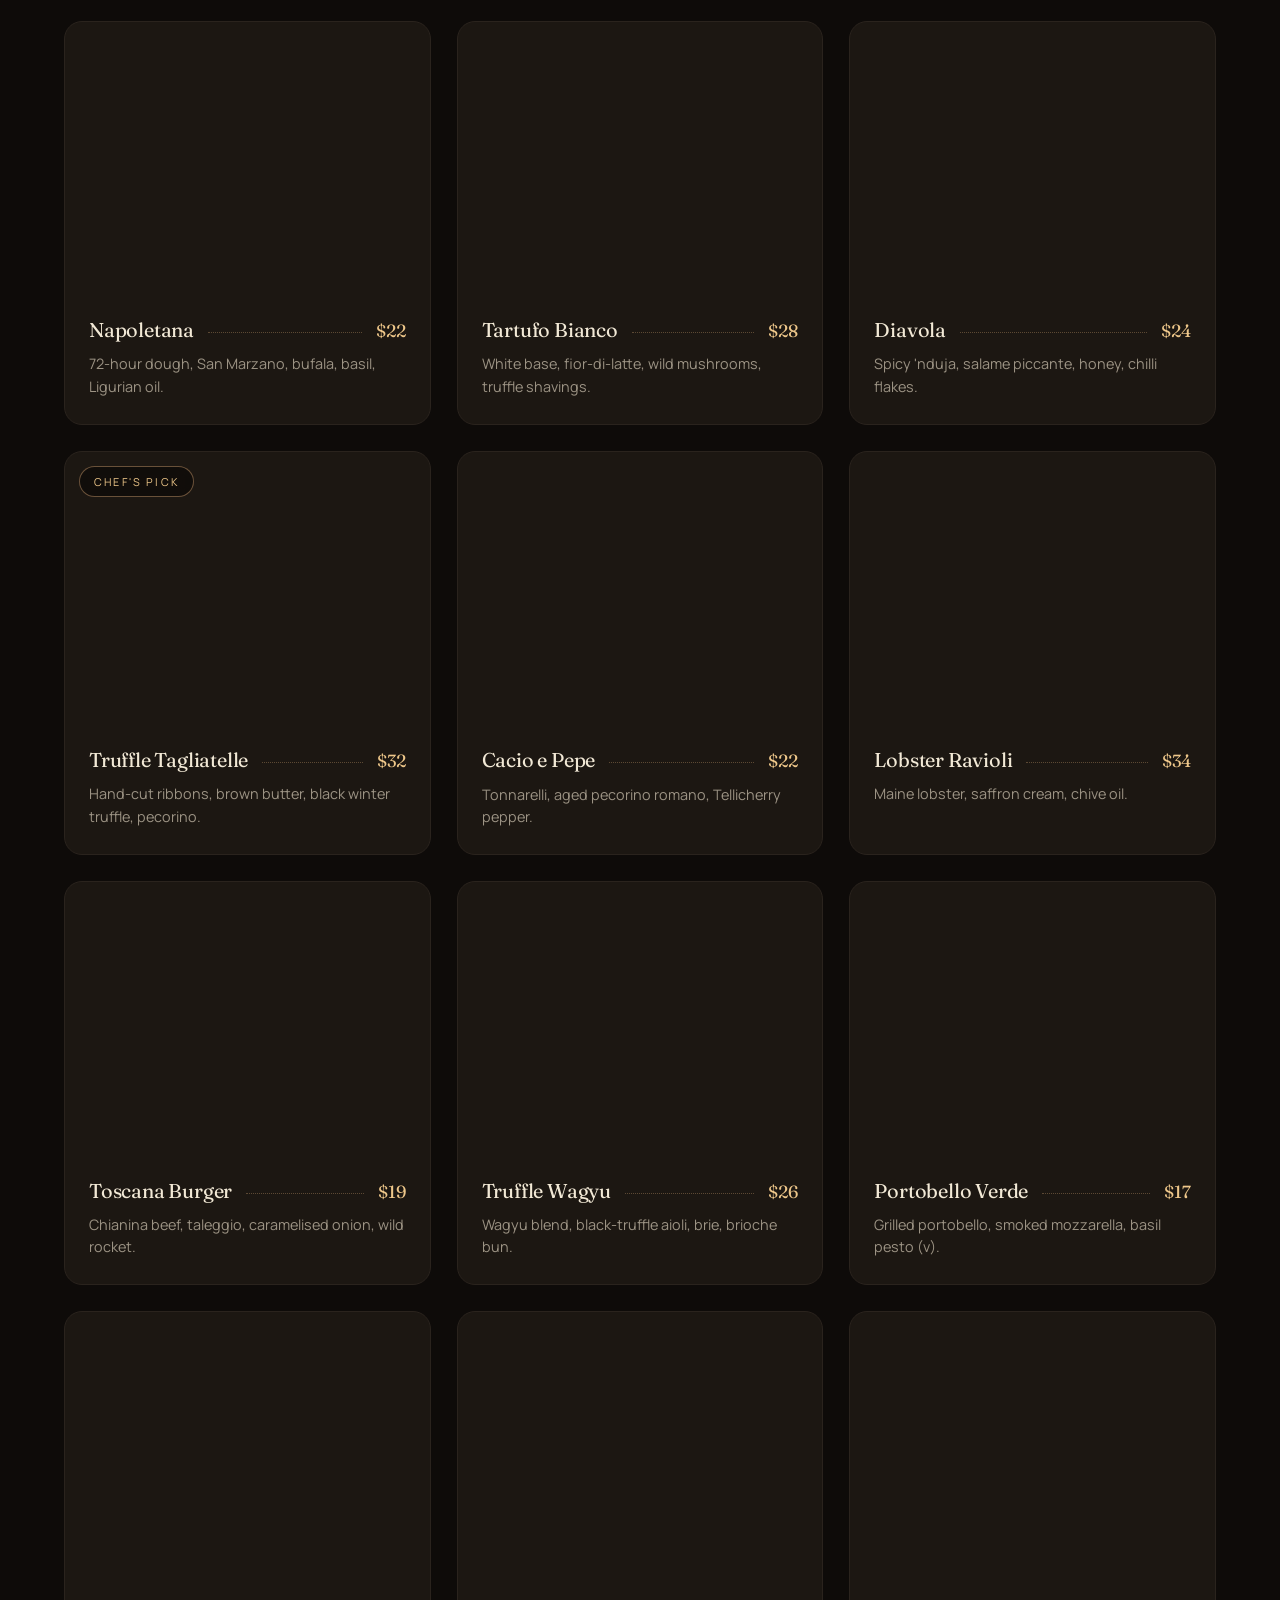
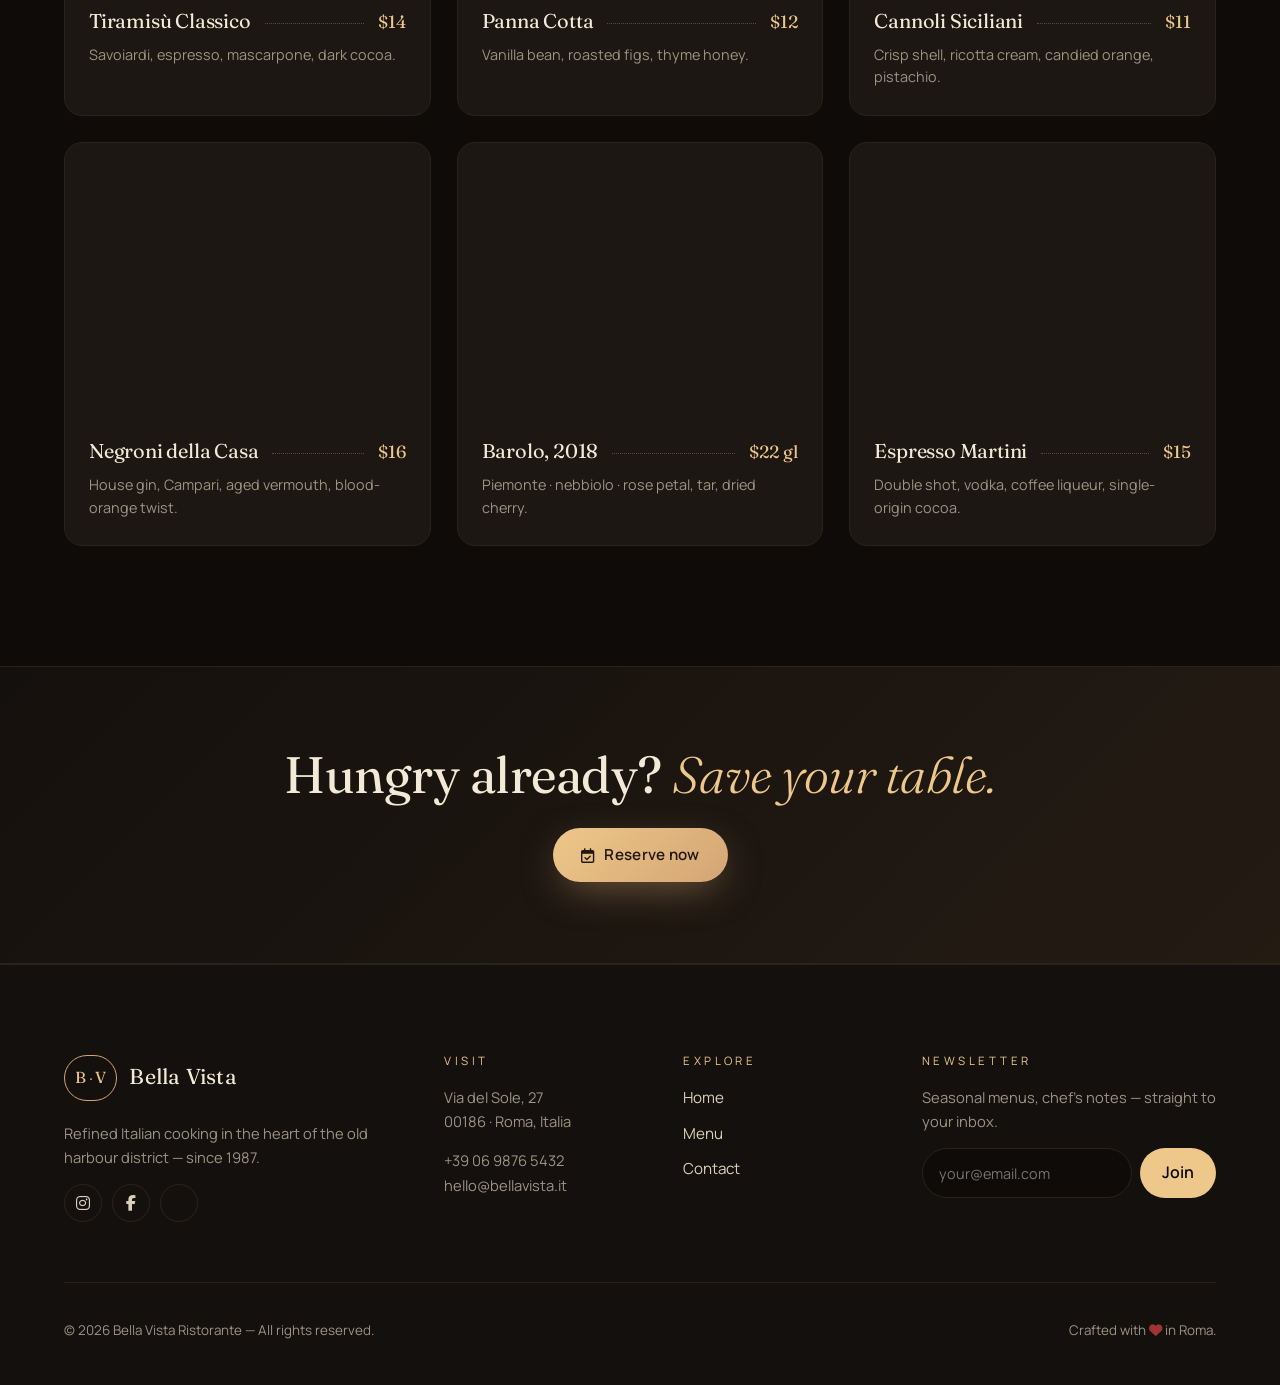
<file: menu.html>
<!DOCTYPE html>
<!--
  Bella Vista Restaurant — Menu Page
  Filterable menu grid, category tabs, hover animations.
-->
<html lang="en">
<head>
  <meta charset="UTF-8" />
  <meta name="viewport" content="width=device-width, initial-scale=1.0" />
  <title>Menu — Bella Vista</title>
  <meta name="description" content="Bella Vista's full menu — starters, hand-rolled pasta, wood-fired pizza, mains, burgers, desserts and a curated drinks list." />

  <link rel="preconnect" href="https://fonts.googleapis.com" />
  <link rel="preconnect" href="https://fonts.gstatic.com" crossorigin />
  <link href="https://fonts.googleapis.com/css2?family=Fraunces:opsz,wght@9..144,300;9..144,400;9..144,500;9..144,700&family=Italianno&family=Manrope:wght@300;400;500;600;700&display=swap" rel="stylesheet" />
  <link rel="stylesheet" href="https://cdnjs.cloudflare.com/ajax/libs/font-awesome/6.5.0/css/all.min.css" />
  <link rel="stylesheet" href="style.css" />
</head>
<body data-testid="menu-page">

  <!-- Loader -->
  <div class="loader" id="loader"><div class="loader-inner"><span class="loader-mark">BV</span><span class="loader-bar"></span></div></div>

  <!-- Navbar -->
  <header class="navbar" id="navbar">
    <div class="nav-container">
      <a href="index.html" class="brand">
        <span class="brand-mark">B<em>·</em>V</span>
        <span class="brand-name">Bella&nbsp;Vista</span>
      </a>
      <nav class="nav-links" id="navLinks">
        <a href="index.html" data-testid="nav-home">Home</a>
        <a href="menu.html" class="active" data-testid="nav-menu">Menu</a>
        <a href="contact.html" data-testid="nav-contact">Contact</a>
        <a href="contact.html#reserve" class="nav-cta" data-testid="nav-reserve">Reserve</a>
      </nav>
      <button class="nav-toggle" id="navToggle" aria-label="Toggle menu"><span></span><span></span><span></span></button>
    </div>
  </header>

  <!-- Page header -->
  <section class="page-hero" data-testid="menu-hero">
    <div class="page-hero-bg" style="background-image:url('https://images.unsplash.com/photo-1414235077428-338989a2e8c0?w=1800&q=80');"></div>
    <div class="page-hero-scrim"></div>
    <div class="page-hero-content reveal">
      <span class="eyebrow"><i class="fa-solid fa-utensils"></i> The Menu</span>
      <h1>Small plates,<br/><span class="script">big <em>stories</em>.</span></h1>
      <p>Everything here is made from scratch, in-house, every day. Ingredients change with the seasons — so does the menu.</p>
    </div>
  </section>

  <!-- Category filter tabs -->
  <section class="filters" data-testid="menu-filters">
    <div class="filter-inner">
      <button class="filter-btn active" data-filter="all" data-testid="filter-all">All</button>
      <button class="filter-btn" data-filter="starters" data-testid="filter-starters">Starters</button>
      <button class="filter-btn" data-filter="main" data-testid="filter-main">Main Course</button>
      <button class="filter-btn" data-filter="pizza" data-testid="filter-pizza">Pizza</button>
      <button class="filter-btn" data-filter="pasta" data-testid="filter-pasta">Pasta</button>
      <button class="filter-btn" data-filter="burgers" data-testid="filter-burgers">Burgers</button>
      <button class="filter-btn" data-filter="desserts" data-testid="filter-desserts">Desserts</button>
      <button class="filter-btn" data-filter="drinks" data-testid="filter-drinks">Drinks</button>
    </div>
  </section>

  <!-- Menu grid -->
  <section class="menu-section">
    <div class="menu-grid" id="menuGrid" data-testid="menu-grid">
      <!-- STARTERS -->
      <article class="menu-card reveal" data-cat="starters" data-testid="menu-card">
        <div class="mc-img" style="background-image:url('https://images.unsplash.com/photo-1587314168485-3236d6710814?w=900&q=80');"><span class="mc-badge">Chef's pick</span></div>
        <div class="mc-body">
          <div class="mc-row"><h3>Burrata &amp; Peach</h3><span class="dots"></span><span class="price">$18</span></div>
          <p>Puglian burrata, grilled stone fruit, mint, aged balsamic.</p>
        </div>
      </article>
      <article class="menu-card reveal" data-cat="starters">
        <div class="mc-img" style="background-image:url('https://images.unsplash.com/photo-1541014741259-de529411b96a?w=900&q=80');"></div>
        <div class="mc-body">
          <div class="mc-row"><h3>Beef Carpaccio</h3><span class="dots"></span><span class="price">$21</span></div>
          <p>Wagyu shavings, capers, rocket, shaved parmigiano, lemon oil.</p>
        </div>
      </article>
      <article class="menu-card reveal" data-cat="starters">
        <div class="mc-img" style="background-image:url('https://images.unsplash.com/photo-1572695157366-5e585ab2b69f?w=900&q=80');"></div>
        <div class="mc-body">
          <div class="mc-row"><h3>Tuna Tartare</h3><span class="dots"></span><span class="price">$24</span></div>
          <p>Yellowfin, avocado, yuzu, sesame, crispy sourdough.</p>
        </div>
      </article>

      <!-- MAIN COURSE -->
      <article class="menu-card reveal" data-cat="main">
        <div class="mc-img" style="background-image:url('https://images.unsplash.com/photo-1544025162-d76694265947?w=900&q=80');"><span class="mc-badge">Signature</span></div>
        <div class="mc-body">
          <div class="mc-row"><h3>Tuscan Ribeye</h3><span class="dots"></span><span class="price">$48</span></div>
          <p>Wood-fire seared, rosemary jus, marrow bone, grilled radicchio.</p>
        </div>
      </article>
      <article class="menu-card reveal" data-cat="main">
        <div class="mc-img" style="background-image:url('https://images.unsplash.com/photo-1519708227418-c8fd9a32b7a2?w=900&q=80');"></div>
        <div class="mc-body">
          <div class="mc-row"><h3>Sea-salt Branzino</h3><span class="dots"></span><span class="price">$38</span></div>
          <p>Whole roasted, lemon confit, capers, panzanella.</p>
        </div>
      </article>
      <article class="menu-card reveal" data-cat="main">
        <div class="mc-img" style="background-image:url('https://images.unsplash.com/photo-1432139509613-5c4255815697?w=900&q=80');"></div>
        <div class="mc-body">
          <div class="mc-row"><h3>Lamb Osso Buco</h3><span class="dots"></span><span class="price">$36</span></div>
          <p>Slow-braised, saffron risotto, gremolata.</p>
        </div>
      </article>

      <!-- PIZZA -->
      <article class="menu-card reveal" data-cat="pizza">
        <div class="mc-img" style="background-image:url('https://images.unsplash.com/photo-1565299624946-b28f40a0ae38?w=900&q=80');"></div>
        <div class="mc-body">
          <div class="mc-row"><h3>Napoletana</h3><span class="dots"></span><span class="price">$22</span></div>
          <p>72-hour dough, San Marzano, bufala, basil, Ligurian oil.</p>
        </div>
      </article>
      <article class="menu-card reveal" data-cat="pizza">
        <div class="mc-img" style="background-image:url('https://images.unsplash.com/photo-1513104890138-7c749659a591?w=900&q=80');"></div>
        <div class="mc-body">
          <div class="mc-row"><h3>Tartufo Bianco</h3><span class="dots"></span><span class="price">$28</span></div>
          <p>White base, fior-di-latte, wild mushrooms, truffle shavings.</p>
        </div>
      </article>
      <article class="menu-card reveal" data-cat="pizza">
        <div class="mc-img" style="background-image:url('https://images.unsplash.com/photo-1571407970349-bc81e7e96d47?w=900&q=80');"></div>
        <div class="mc-body">
          <div class="mc-row"><h3>Diavola</h3><span class="dots"></span><span class="price">$24</span></div>
          <p>Spicy 'nduja, salame piccante, honey, chilli flakes.</p>
        </div>
      </article>

      <!-- PASTA -->
      <article class="menu-card reveal" data-cat="pasta">
        <div class="mc-img" style="background-image:url('https://images.unsplash.com/photo-1551183053-bf91a1d81141?w=900&q=80');"><span class="mc-badge">Chef's pick</span></div>
        <div class="mc-body">
          <div class="mc-row"><h3>Truffle Tagliatelle</h3><span class="dots"></span><span class="price">$32</span></div>
          <p>Hand-cut ribbons, brown butter, black winter truffle, pecorino.</p>
        </div>
      </article>
      <article class="menu-card reveal" data-cat="pasta">
        <div class="mc-img" style="background-image:url('https://images.unsplash.com/photo-1621996346565-e3dbc646d9a9?w=900&q=80');"></div>
        <div class="mc-body">
          <div class="mc-row"><h3>Cacio e Pepe</h3><span class="dots"></span><span class="price">$22</span></div>
          <p>Tonnarelli, aged pecorino romano, Tellicherry pepper.</p>
        </div>
      </article>
      <article class="menu-card reveal" data-cat="pasta">
        <div class="mc-img" style="background-image:url('https://images.unsplash.com/photo-1587740908075-9e245311a13f?w=900&q=80');"></div>
        <div class="mc-body">
          <div class="mc-row"><h3>Lobster Ravioli</h3><span class="dots"></span><span class="price">$34</span></div>
          <p>Maine lobster, saffron cream, chive oil.</p>
        </div>
      </article>

      <!-- BURGERS -->
      <article class="menu-card reveal" data-cat="burgers">
        <div class="mc-img" style="background-image:url('https://images.unsplash.com/photo-1568901346375-23c9450c58cd?w=900&q=80');"></div>
        <div class="mc-body">
          <div class="mc-row"><h3>Toscana Burger</h3><span class="dots"></span><span class="price">$19</span></div>
          <p>Chianina beef, taleggio, caramelised onion, wild rocket.</p>
        </div>
      </article>
      <article class="menu-card reveal" data-cat="burgers">
        <div class="mc-img" style="background-image:url('https://images.unsplash.com/photo-1550547660-d9450f859349?w=900&q=80');"></div>
        <div class="mc-body">
          <div class="mc-row"><h3>Truffle Wagyu</h3><span class="dots"></span><span class="price">$26</span></div>
          <p>Wagyu blend, black-truffle aioli, brie, brioche bun.</p>
        </div>
      </article>
      <article class="menu-card reveal" data-cat="burgers">
        <div class="mc-img" style="background-image:url('https://images.unsplash.com/photo-1571091718767-18b5b1457add?w=900&q=80');"></div>
        <div class="mc-body">
          <div class="mc-row"><h3>Portobello Verde</h3><span class="dots"></span><span class="price">$17</span></div>
          <p>Grilled portobello, smoked mozzarella, basil pesto (v).</p>
        </div>
      </article>

      <!-- DESSERTS -->
      <article class="menu-card reveal" data-cat="desserts">
        <div class="mc-img" style="background-image:url('https://images.unsplash.com/photo-1551024506-0bccd828d307?w=900&q=80');"></div>
        <div class="mc-body">
          <div class="mc-row"><h3>Tiramisù Classico</h3><span class="dots"></span><span class="price">$14</span></div>
          <p>Savoiardi, espresso, mascarpone, dark cocoa.</p>
        </div>
      </article>
      <article class="menu-card reveal" data-cat="desserts">
        <div class="mc-img" style="background-image:url('https://images.unsplash.com/photo-1488477181946-6428a0291777?w=900&q=80');"></div>
        <div class="mc-body">
          <div class="mc-row"><h3>Panna Cotta</h3><span class="dots"></span><span class="price">$12</span></div>
          <p>Vanilla bean, roasted figs, thyme honey.</p>
        </div>
      </article>
      <article class="menu-card reveal" data-cat="desserts">
        <div class="mc-img" style="background-image:url('https://images.unsplash.com/photo-1464195244916-405fa0a82545?w=900&q=80');"></div>
        <div class="mc-body">
          <div class="mc-row"><h3>Cannoli Siciliani</h3><span class="dots"></span><span class="price">$11</span></div>
          <p>Crisp shell, ricotta cream, candied orange, pistachio.</p>
        </div>
      </article>

      <!-- DRINKS -->
      <article class="menu-card reveal" data-cat="drinks">
        <div class="mc-img" style="background-image:url('https://images.unsplash.com/photo-1470337458703-46ad1756a187?w=900&q=80');"></div>
        <div class="mc-body">
          <div class="mc-row"><h3>Negroni della Casa</h3><span class="dots"></span><span class="price">$16</span></div>
          <p>House gin, Campari, aged vermouth, blood-orange twist.</p>
        </div>
      </article>
      <article class="menu-card reveal" data-cat="drinks">
        <div class="mc-img" style="background-image:url('https://images.unsplash.com/photo-1553361371-9b22f78e8b1d?w=900&q=80');"></div>
        <div class="mc-body">
          <div class="mc-row"><h3>Barolo, 2018</h3><span class="dots"></span><span class="price">$22 gl</span></div>
          <p>Piemonte · nebbiolo · rose petal, tar, dried cherry.</p>
        </div>
      </article>
      <article class="menu-card reveal" data-cat="drinks">
        <div class="mc-img" style="background-image:url('https://images.unsplash.com/photo-1544145945-f90425340c7e?w=900&q=80');"></div>
        <div class="mc-body">
          <div class="mc-row"><h3>Espresso Martini</h3><span class="dots"></span><span class="price">$15</span></div>
          <p>Double shot, vodka, coffee liqueur, single-origin cocoa.</p>
        </div>
      </article>
    </div>

    <p class="empty-state" id="emptyState" hidden data-testid="menu-empty-state">
      <i class="fa-regular fa-face-frown"></i> Nothing on the menu for this category yet — check back with the season.
    </p>
  </section>

  <!-- CTA -->
  <section class="cta-band" data-testid="menu-cta">
    <div class="reveal">
      <h2>Hungry already? <em>Save your table.</em></h2>
      <a href="contact.html" class="btn btn-gold" data-testid="menu-reserve-btn"><i class="fa-regular fa-calendar-check"></i> Reserve now</a>
    </div>
  </section>

  <!-- Footer -->
  <footer class="footer">
    <div class="footer-grid">
      <div class="foot-col">
        <a href="index.html" class="brand">
          <span class="brand-mark">B<em>·</em>V</span>
          <span class="brand-name">Bella&nbsp;Vista</span>
        </a>
        <p>Refined Italian cooking in the heart of the old harbour district — since 1987.</p>
        <div class="socials">
          <a href="#" aria-label="Instagram"><i class="fa-brands fa-instagram"></i></a>
          <a href="#" aria-label="Facebook"><i class="fa-brands fa-facebook-f"></i></a>
          <a href="#" aria-label="TripAdvisor"><i class="fa-brands fa-tripadvisor"></i></a>
        </div>
      </div>
      <div class="foot-col">
        <h5>Visit</h5>
        <p>Via del Sole, 27<br/>00186 · Roma, Italia</p>
        <p>+39 06 9876 5432<br/>hello@bellavista.it</p>
      </div>
      <div class="foot-col">
        <h5>Explore</h5>
        <ul>
          <li><a href="index.html">Home</a></li>
          <li><a href="menu.html">Menu</a></li>
          <li><a href="contact.html">Contact</a></li>
        </ul>
      </div>
      <div class="foot-col">
        <h5>Newsletter</h5>
        <p>Seasonal menus, chef's notes — straight to your inbox.</p>
        <form class="newsletter" onsubmit="event.preventDefault(); this.querySelector('button').innerHTML='<i class=\'fa-solid fa-check\'></i>&nbsp;Subscribed';">
          <input type="email" required placeholder="your@email.com" aria-label="Email" />
          <button type="submit">Join</button>
        </form>
      </div>
    </div>
    <div class="foot-bottom">
      <p>© <span id="year"></span> Bella Vista Ristorante — All rights reserved.</p>
      <p>Crafted with <i class="fa-solid fa-heart"></i> in Roma.</p>
    </div>
  </footer>

  <script src="script.js"></script>
</body>
</html>
</file>
<file: style.css>
/* ================================================================
   Bella Vista Restaurant — Global Stylesheet
   Author: Bella Vista (Portfolio project)
   Structure:
     1.  CSS variables (palette, typography, spacing)
     2.  Reset & base
     3.  Utilities (buttons, tags, reveal, section heads)
     4.  Loader
     5.  Navbar
     6.  Hero (home) + Page hero (inner pages)
     7.  Featured dishes
     8.  Chef · About · Testimonials · Gallery
     9.  Visit (hours + map)
     10. Menu (filters + grid)
     11. Contact (info + form + big map)
     12. Footer
     13. Animations (@keyframes)
     14. Responsive (tablet / mobile)
   ================================================================ */

/* 1. VARIABLES ------------------------------------------------- */
:root {
  /* palette — deep espresso · warm ochre gold · candlelit cream · burgundy */
  --bg-0: #0e0b09;         /* darkest — page bg */
  --bg-1: #14100d;         /* section alt */
  --bg-2: #1c1712;         /* raised surface */
  --line: #2a231d;         /* subtle border */
  --cream: #f2e9d6;        /* headline cream */
  --cream-2: #d9cfba;      /* body cream */
  --muted: #9c9384;        /* muted body */
  --gold: #d4a574;         /* primary gold */
  --gold-2: #eec78a;       /* highlight gold */
  --gold-3: #8a6a3f;       /* deep gold */
  --burgundy: #7a1c1c;
  --burgundy-2: #a03434;

  /* typography */
  --f-display: "Fraunces", "Playfair Display", Georgia, serif;
  --f-script:  "Italianno", cursive;
  --f-body:    "Manrope", -apple-system, BlinkMacSystemFont, "Segoe UI", sans-serif;

  /* misc */
  --radius: 18px;
  --radius-lg: 28px;
  --shadow-1: 0 20px 60px -20px rgba(0,0,0,.55);
  --shadow-2: 0 30px 80px -25px rgba(0,0,0,.65);
  --tr: cubic-bezier(.2,.7,.2,1);
}

/* 2. RESET & BASE --------------------------------------------- */
*, *::before, *::after { box-sizing: border-box; }
html { scroll-behavior: smooth; -webkit-text-size-adjust: 100%; }
body {
  margin: 0;
  font-family: var(--f-body);
  background: var(--bg-0);
  color: var(--cream-2);
  line-height: 1.6;
  font-weight: 400;
  overflow-x: hidden;
  /* subtle noise + vignette */
  background-image:
    radial-gradient(1200px 600px at 80% -10%, rgba(212,165,116,.08), transparent 60%),
    radial-gradient(900px 500px at -10% 110%, rgba(122,28,28,.10), transparent 60%);
}
img { max-width: 100%; display: block; }
a { color: inherit; text-decoration: none; transition: color .3s var(--tr); }
a:hover { color: var(--gold-2); }
button { font: inherit; cursor: pointer; border: 0; background: none; color: inherit; }

::selection { background: var(--gold); color: var(--bg-0); }

/* headings */
h1, h2, h3, h4, h5 {
  font-family: var(--f-display);
  color: var(--cream);
  font-weight: 400;
  letter-spacing: -.01em;
  line-height: 1.08;
  margin: 0 0 .4em;
}
h1 { font-size: clamp(2.6rem, 6vw, 5rem); }
h2 { font-size: clamp(2rem, 4vw, 3.4rem); font-weight: 400; }
h3 { font-size: 1.25rem; }
em { font-style: italic; color: var(--gold-2); font-weight: 300; }

/* 3. UTILITIES ------------------------------------------------ */
.section { padding: clamp(80px, 10vw, 140px) clamp(20px, 5vw, 80px); }
.tag {
  display: inline-flex; align-items: center; gap: 10px;
  font-size: .75rem; letter-spacing: .28em;
  text-transform: uppercase;
  color: var(--gold-2);
  padding: 8px 14px;
  border: 1px solid rgba(212,165,116,.35);
  border-radius: 999px;
  background: rgba(212,165,116,.05);
  backdrop-filter: blur(6px);
  margin-bottom: 22px;
}
.script { font-family: var(--f-script); font-size: 1.35em; line-height: .9; color: var(--gold-2); font-style: italic; }
.eyebrow {
  display: inline-flex; align-items: center; gap: 10px;
  font-size: .78rem; letter-spacing: .32em;
  text-transform: uppercase; color: var(--gold-2);
  padding: 8px 16px;
  border: 1px solid rgba(212,165,116,.4);
  border-radius: 999px;
  background: rgba(14,11,9,.5);
  backdrop-filter: blur(10px);
  margin-bottom: 26px;
}

/* Buttons */
.btn {
  display: inline-flex; align-items: center; gap: 10px;
  padding: 15px 28px;
  border-radius: 999px;
  font-weight: 600; font-size: .95rem;
  letter-spacing: .02em;
  transition: transform .35s var(--tr), background .3s var(--tr), color .3s var(--tr), box-shadow .35s var(--tr);
  will-change: transform;
}
.btn-gold {
  background: linear-gradient(135deg, var(--gold-2), var(--gold));
  color: #221812;
  box-shadow: 0 12px 40px -10px rgba(212,165,116,.55);
}
.btn-gold:hover {
  transform: translateY(-3px);
  box-shadow: 0 20px 55px -12px rgba(212,165,116,.75);
  color: #1a120c;
}
.btn-ghost {
  background: rgba(255,255,255,.04);
  color: var(--cream);
  border: 1px solid rgba(242,233,214,.2);
  backdrop-filter: blur(10px);
}
.btn-ghost:hover { background: rgba(255,255,255,.09); transform: translateY(-3px); color: var(--gold-2); }
.btn-outline {
  border: 1px solid var(--gold);
  color: var(--gold-2);
  padding: 15px 30px;
}
.btn-outline:hover { background: var(--gold); color: var(--bg-0); transform: translateY(-3px); }

/* Section heads */
.section-head { max-width: 780px; margin: 0 0 60px; }
.section-head.center { margin: 0 auto 60px; text-align: center; }
.section-head p { color: var(--muted); font-size: 1.05rem; max-width: 55ch; }
.section-cta { text-align: center; margin-top: 60px; }

/* Reveal-on-scroll */
.reveal { opacity: 0; transform: translateY(30px); transition: opacity .9s var(--tr), transform .9s var(--tr); }
.reveal.in { opacity: 1; transform: none; }

/* 4. LOADER --------------------------------------------------- */
.loader {
  position: fixed; inset: 0; z-index: 999;
  background: var(--bg-0);
  display: grid; place-items: center;
  transition: opacity .8s var(--tr), visibility .8s var(--tr);
}
.loader.hide { opacity: 0; visibility: hidden; }
.loader-inner { display: flex; flex-direction: column; align-items: center; gap: 22px; }
.loader-mark {
  font-family: var(--f-display);
  font-size: 3rem;
  color: var(--gold-2);
  letter-spacing: .3em;
  animation: pulseFade 1.6s ease-in-out infinite;
}
.loader-bar {
  width: 120px; height: 2px; background: rgba(212,165,116,.18); overflow: hidden; border-radius: 2px; position: relative;
}
.loader-bar::after {
  content: ""; position: absolute; inset: 0;
  background: linear-gradient(90deg, transparent, var(--gold), transparent);
  animation: barSlide 1.4s ease-in-out infinite;
}

/* 5. NAVBAR --------------------------------------------------- */
.navbar {
  position: fixed; top: 0; left: 0; right: 0;
  z-index: 100;
  padding: 20px clamp(20px, 5vw, 80px);
  transition: background .4s var(--tr), backdrop-filter .4s var(--tr), padding .3s var(--tr), border-color .3s var(--tr);
  border-bottom: 1px solid transparent;
}
.navbar.scrolled {
  background: rgba(14,11,9,.75);
  backdrop-filter: blur(16px);
  border-bottom: 1px solid var(--line);
  padding: 14px clamp(20px, 5vw, 80px);
}
.nav-container { display: flex; align-items: center; justify-content: space-between; max-width: 1400px; margin: 0 auto; }
.brand { display: flex; align-items: center; gap: 12px; color: var(--cream); }
.brand-mark {
  min-width: 46px; height: 46px; padding: 0 10px;
  display: inline-flex; align-items: center; justify-content: center;
  border: 1px solid var(--gold);
  border-radius: 999px;
  color: var(--gold-2);
  font-family: var(--f-display);
  font-size: 1rem;
  letter-spacing: .05em;
  white-space: nowrap;
}
.brand-mark em { color: var(--gold); font-style: normal; padding: 0 2px; }
.brand-name { font-family: var(--f-display); font-size: 1.35rem; color: var(--cream); letter-spacing: .01em; }
.nav-links { display: flex; align-items: center; gap: 6px; }
.nav-links a {
  padding: 10px 18px;
  font-size: .95rem;
  color: var(--cream-2);
  position: relative;
  border-radius: 999px;
  transition: color .3s var(--tr), background .3s var(--tr);
}
.nav-links a::after {
  content: ""; position: absolute; left: 18px; right: 18px; bottom: 4px;
  height: 1px; background: var(--gold-2);
  transform: scaleX(0); transform-origin: left;
  transition: transform .35s var(--tr);
}
.nav-links a:hover { color: var(--gold-2); }
.nav-links a:hover::after,
.nav-links a.active::after { transform: scaleX(1); }
.nav-links a.active { color: var(--gold-2); }
.nav-links .nav-cta {
  background: var(--gold-2);
  color: #1e150e;
  font-weight: 600;
  padding: 11px 22px;
  margin-left: 6px;
}
.nav-links .nav-cta::after { display: none; }
.nav-links .nav-cta:hover { background: var(--gold); transform: translateY(-2px); }

.nav-toggle { display: none; flex-direction: column; gap: 5px; padding: 8px; }
.nav-toggle span { width: 24px; height: 2px; background: var(--cream); border-radius: 2px; transition: transform .3s var(--tr), opacity .3s var(--tr); }
.nav-toggle.open span:nth-child(1) { transform: translateY(7px) rotate(45deg); }
.nav-toggle.open span:nth-child(2) { opacity: 0; }
.nav-toggle.open span:nth-child(3) { transform: translateY(-7px) rotate(-45deg); }

/* 6. HERO ----------------------------------------------------- */
.hero {
  position: relative;
  min-height: 100vh;
  padding: 160px clamp(20px, 5vw, 80px) 80px;
  display: flex; align-items: center;
  overflow: hidden;
}
.hero-bg {
  position: absolute; inset: 0;
  background: url("https://images.unsplash.com/photo-1414235077428-338989a2e8c0?w=1920&q=85") center/cover no-repeat;
  transform: scale(1.08);
  animation: kenBurns 20s ease-in-out infinite alternate;
  filter: saturate(1.05) contrast(1.02);
}
.hero-scrim {
  position: absolute; inset: 0;
  background:
    linear-gradient(180deg, rgba(14,11,9,.4) 0%, rgba(14,11,9,.55) 55%, rgba(14,11,9,.95) 100%),
    radial-gradient(60% 90% at 20% 50%, rgba(14,11,9,.65), transparent);
}
.hero-content {
  position: relative; z-index: 2;
  max-width: 820px;
}
.hero-title { color: var(--cream); font-weight: 400; margin-bottom: 24px; }
.hero-title .script { display: inline-block; margin-top: 4px; }
.hero-sub { font-size: 1.15rem; color: var(--cream-2); max-width: 55ch; margin-bottom: 42px; }
.hero-cta { display: flex; gap: 14px; flex-wrap: wrap; margin-bottom: 60px; }
.hero-meta { display: flex; align-items: center; gap: 28px; flex-wrap: wrap; }
.hero-meta div { display: flex; flex-direction: column; }
.hero-meta .num { font-family: var(--f-display); font-size: 2rem; color: var(--gold-2); line-height: 1; }
.hero-meta .lbl { font-size: .7rem; letter-spacing: .3em; text-transform: uppercase; color: var(--muted); margin-top: 6px; }
.hero-meta .sep { width: 1px; height: 40px; background: rgba(242,233,214,.15); }

.hero-scroll {
  position: absolute; bottom: 30px; left: 50%; transform: translateX(-50%);
  color: var(--cream-2); font-size: .7rem; letter-spacing: .3em; text-transform: uppercase;
  display: flex; align-items: center; gap: 12px;
  z-index: 2;
}
.hero-scroll span {
  width: 1px; height: 40px; background: var(--gold-2); position: relative; overflow: hidden;
}
.hero-scroll span::after {
  content: ""; position: absolute; inset: 0;
  background: var(--cream); transform: translateY(-100%);
  animation: scrollLine 1.8s ease-in-out infinite;
}

/* Page hero (menu / contact) */
.page-hero {
  position: relative; min-height: 62vh;
  padding: 180px clamp(20px, 5vw, 80px) 100px;
  display: flex; align-items: center;
  overflow: hidden;
}
.page-hero-bg {
  position: absolute; inset: 0; background-size: cover; background-position: center;
  transform: scale(1.08); animation: kenBurns 22s ease-in-out infinite alternate;
}
.page-hero-scrim {
  position: absolute; inset: 0;
  background: linear-gradient(180deg, rgba(14,11,9,.6) 0%, rgba(14,11,9,.55) 40%, rgba(14,11,9,.95) 100%);
}
.page-hero-content { position: relative; z-index: 2; max-width: 780px; }
.page-hero h1 { margin-bottom: 20px; font-size: clamp(2.4rem, 5.4vw, 4.5rem); }
.page-hero p { color: var(--cream-2); font-size: 1.1rem; max-width: 55ch; }

/* 7. FEATURED ------------------------------------------------- */
.featured { background: var(--bg-0); }
.feature-grid { display: grid; grid-template-columns: repeat(auto-fill, minmax(300px, 1fr)); gap: 26px; }
.dish-card {
  background: var(--bg-2);
  border: 1px solid var(--line);
  border-radius: var(--radius);
  overflow: hidden;
  transition: transform .5s var(--tr), border-color .3s var(--tr), box-shadow .5s var(--tr);
}
.dish-card:hover {
  transform: translateY(-8px);
  border-color: rgba(212,165,116,.45);
  box-shadow: var(--shadow-2);
}
.dish-img {
  aspect-ratio: 4/3;
  background-size: cover; background-position: center;
  transition: transform .8s var(--tr);
}
.dish-card:hover .dish-img { transform: scale(1.08); }
.dish-body { padding: 22px 24px 26px; }
.dish-row { display: flex; justify-content: space-between; align-items: baseline; gap: 12px; margin-bottom: 6px; }
.dish-row h3 { margin: 0; color: var(--cream); }
.dish-row .price { font-family: var(--f-display); color: var(--gold-2); font-size: 1.15rem; }
.dish-body p { color: var(--muted); font-size: .92rem; margin: 0; line-height: 1.55; }

/* 8. CHEF ----------------------------------------------------- */
.chef {
  padding: clamp(80px, 10vw, 140px) clamp(20px, 5vw, 80px);
  background: linear-gradient(180deg, var(--bg-0) 0%, var(--bg-1) 100%);
}
.chef-grid { display: grid; grid-template-columns: 1fr 1fr; gap: 80px; align-items: center; max-width: 1300px; margin: 0 auto; }
.chef-media { position: relative; }
.chef-photo {
  aspect-ratio: 4/5;
  background-size: cover; background-position: center;
  border-radius: var(--radius-lg);
  box-shadow: var(--shadow-2);
  transition: transform .8s var(--tr);
}
.chef-media:hover .chef-photo { transform: scale(1.02); }
.chef-badge {
  position: absolute; bottom: -30px; right: -20px;
  background: var(--bg-2); border: 1px solid var(--line);
  padding: 22px 30px;
  border-radius: var(--radius);
  backdrop-filter: blur(20px);
  box-shadow: var(--shadow-1);
  display: flex; flex-direction: column; align-items: center;
}
.chef-badge .script { font-size: 2rem; margin-bottom: -8px; }
.chef-badge .sig { font-family: var(--f-display); color: var(--cream); letter-spacing: .05em; font-size: .95rem; }
.chef-copy .lead { font-size: 1.1rem; color: var(--cream-2); margin-bottom: 26px; }
.chef-list { list-style: none; padding: 0; margin: 0; display: grid; gap: 12px; }
.chef-list li { display: flex; gap: 14px; align-items: center; color: var(--cream-2); }
.chef-list i { color: var(--gold-2); width: 22px; }

/* About */
.about { padding: clamp(80px, 10vw, 140px) clamp(20px, 5vw, 80px); background: var(--bg-1); position: relative; }
.about::before, .about::after {
  content: '"'; position: absolute;
  font-family: var(--f-display);
  font-size: 20rem; color: rgba(212,165,116,.05);
  line-height: 1; pointer-events: none;
}
.about::before { top: 20px; left: 40px; }
.about::after { bottom: -80px; right: 40px; transform: rotate(180deg); }
.about-inner { max-width: 1000px; margin: 0 auto; position: relative; z-index: 2; }
.about-cols { display: grid; grid-template-columns: 1fr 1fr; gap: 40px; margin-top: 30px; }
.about-cols p { color: var(--cream-2); font-size: 1.05rem; line-height: 1.75; }

/* Testimonials */
.testimonials { padding: clamp(80px, 10vw, 140px) clamp(20px, 5vw, 80px); background: var(--bg-0); }
.quote-grid { display: grid; grid-template-columns: repeat(auto-fit, minmax(280px, 1fr)); gap: 26px; max-width: 1300px; margin: 0 auto; }
.quote-card {
  background: linear-gradient(160deg, rgba(212,165,116,.05), rgba(255,255,255,.02));
  border: 1px solid var(--line);
  border-radius: var(--radius);
  padding: 36px 32px 28px;
  position: relative;
  transition: transform .5s var(--tr), border-color .3s var(--tr);
}
.quote-card:hover { transform: translateY(-6px); border-color: rgba(212,165,116,.35); }
.quote-card > i {
  position: absolute; top: 20px; right: 24px;
  font-size: 1.6rem; color: rgba(212,165,116,.35);
}
.quote-card p { font-family: var(--f-display); font-size: 1.1rem; color: var(--cream); line-height: 1.6; margin: 0 0 24px; font-style: italic; font-weight: 300; }
.quote-card footer { display: flex; flex-direction: column; gap: 4px; }
.quote-card footer strong { color: var(--gold-2); font-family: var(--f-display); font-size: 1rem; font-weight: 500; }
.quote-card footer span { color: var(--muted); font-size: .82rem; letter-spacing: .05em; }
.quote-card .stars { color: var(--gold); font-size: .8rem; margin-top: 6px; }

/* Gallery */
.gallery { padding: clamp(80px, 10vw, 140px) clamp(20px, 5vw, 80px); background: var(--bg-1); }
.gallery-grid {
  display: grid;
  grid-template-columns: repeat(4, 1fr);
  grid-auto-rows: 220px;
  gap: 18px;
  max-width: 1400px; margin: 0 auto;
}
.gal-item {
  background-size: cover; background-position: center;
  border-radius: var(--radius);
  overflow: hidden;
  cursor: pointer;
  position: relative;
  transition: transform .6s var(--tr);
}
.gal-item.tall { grid-row: span 2; }
.gal-item.wide { grid-column: span 2; }
.gal-item::after {
  content: ""; position: absolute; inset: 0;
  background: linear-gradient(180deg, transparent 50%, rgba(14,11,9,.5) 100%);
  opacity: 0; transition: opacity .5s var(--tr);
}
.gal-item:hover { transform: scale(1.02); }
.gal-item:hover::after { opacity: 1; }

/* 9. VISIT ---------------------------------------------------- */
.visit { padding: clamp(80px, 10vw, 140px) clamp(20px, 5vw, 80px); background: var(--bg-0); }
.visit-grid { display: grid; grid-template-columns: 1fr 1.1fr; gap: 60px; align-items: center; max-width: 1300px; margin: 0 auto; }
.hours-list { list-style: none; padding: 0; margin: 0 0 34px; border-top: 1px solid var(--line); }
.hours-list li {
  display: flex; justify-content: space-between; align-items: baseline;
  padding: 16px 4px; border-bottom: 1px solid var(--line);
  color: var(--cream-2);
}
.hours-list li span:first-child { color: var(--cream); font-family: var(--f-display); font-size: 1.05rem; }
.hours-list li span:last-child { color: var(--gold-2); font-size: .95rem; letter-spacing: .02em; }
.hours-list li .closed { color: var(--burgundy-2); font-style: italic; }

.visit-map { position: relative; }
.map-frame {
  position: relative;
  border-radius: var(--radius-lg);
  overflow: hidden;
  box-shadow: var(--shadow-2);
  border: 1px solid var(--line);
  aspect-ratio: 4/3;
}
.map-frame iframe { position: absolute; inset: 0; width: 100%; height: 100%; border: 0; filter: grayscale(.5) contrast(1.05) brightness(.85); }
.map-tint {
  position: absolute; inset: 0;
  background: radial-gradient(60% 80% at 50% 50%, transparent, rgba(14,11,9,.35));
  pointer-events: none;
  mix-blend-mode: multiply;
}
.map-info {
  margin-top: 22px;
  padding: 20px 24px;
  background: var(--bg-2);
  border: 1px solid var(--line);
  border-radius: var(--radius);
}
.map-info h4 { color: var(--cream); margin-bottom: 8px; display: flex; align-items: center; gap: 10px; }
.map-info h4 i { color: var(--gold-2); }
.map-info p { color: var(--cream-2); margin: 4px 0; font-size: .92rem; }
.map-info .phone { color: var(--gold-2); margin-top: 8px; }
.map-info .phone i { margin-right: 8px; }

/* 10. MENU PAGE ---------------------------------------------- */
.filters {
  position: sticky; top: 70px; z-index: 20;
  padding: 20px clamp(20px, 5vw, 80px);
  background: rgba(14,11,9,.85);
  backdrop-filter: blur(16px);
  border-bottom: 1px solid var(--line);
}
.filter-inner { display: flex; gap: 8px; overflow-x: auto; scrollbar-width: none; max-width: 1300px; margin: 0 auto; padding-bottom: 4px; }
.filter-inner::-webkit-scrollbar { display: none; }
.filter-btn {
  padding: 10px 22px;
  border: 1px solid var(--line);
  color: var(--cream-2);
  border-radius: 999px;
  font-size: .88rem;
  white-space: nowrap;
  letter-spacing: .04em;
  transition: all .3s var(--tr);
}
.filter-btn:hover { color: var(--gold-2); border-color: rgba(212,165,116,.5); }
.filter-btn.active { background: var(--gold-2); color: var(--bg-0); border-color: var(--gold-2); font-weight: 600; }

.menu-section { padding: 70px clamp(20px, 5vw, 80px) 120px; background: var(--bg-0); }
.menu-grid {
  display: grid;
  grid-template-columns: repeat(auto-fill, minmax(320px, 1fr));
  gap: 26px;
  max-width: 1400px;
  margin: 0 auto;
}
.menu-card {
  background: var(--bg-2);
  border: 1px solid var(--line);
  border-radius: var(--radius);
  overflow: hidden;
  transition: transform .5s var(--tr), border-color .3s var(--tr), box-shadow .5s var(--tr);
}
.menu-card:hover {
  transform: translateY(-8px);
  border-color: rgba(212,165,116,.5);
  box-shadow: var(--shadow-2);
}
.mc-img {
  position: relative;
  aspect-ratio: 4/3;
  background-size: cover; background-position: center;
  transition: transform .8s var(--tr);
}
.menu-card:hover .mc-img { transform: scale(1.06); }
.mc-badge {
  position: absolute; top: 14px; left: 14px;
  padding: 6px 14px;
  background: rgba(14,11,9,.75);
  backdrop-filter: blur(8px);
  color: var(--gold-2);
  border: 1px solid rgba(212,165,116,.45);
  border-radius: 999px;
  font-size: .68rem; letter-spacing: .2em; text-transform: uppercase;
}
.mc-body { padding: 22px 24px 26px; }
.mc-row { display: flex; align-items: baseline; gap: 8px; margin-bottom: 8px; }
.mc-row h3 { flex: none; margin: 0; }
.mc-row .price { font-family: var(--f-display); color: var(--gold-2); font-size: 1.1rem; flex: none; }
.mc-row .dots { flex: 1; border-bottom: 1px dotted rgba(212,165,116,.35); margin: 0 6px; transform: translateY(-4px); }
.mc-body p { color: var(--muted); font-size: .9rem; margin: 0; line-height: 1.55; }

.empty-state {
  text-align: center; color: var(--muted); padding: 80px 20px; font-size: 1rem;
}
.empty-state i { display: block; font-size: 3rem; color: rgba(212,165,116,.35); margin-bottom: 20px; }

.cta-band {
  padding: 80px clamp(20px, 5vw, 80px);
  background: linear-gradient(135deg, var(--bg-1) 0%, #241b13 100%);
  text-align: center;
  border-top: 1px solid var(--line);
  border-bottom: 1px solid var(--line);
}
.cta-band h2 { margin-bottom: 26px; }

/* 11. CONTACT ------------------------------------------------- */
.contact-wrap { padding: 90px clamp(20px, 5vw, 80px) 120px; background: var(--bg-0); }
.contact-grid {
  display: grid;
  grid-template-columns: 1fr 1.3fr;
  gap: 40px;
  max-width: 1300px;
  margin: 0 auto 60px;
}
.contact-info, .contact-form-panel {
  background: var(--bg-2);
  border: 1px solid var(--line);
  border-radius: var(--radius-lg);
  padding: 50px 44px;
}
.contact-info h2 { margin-bottom: 34px; }
.ci-item { display: flex; gap: 18px; padding: 18px 0; border-top: 1px solid var(--line); }
.ci-item:last-of-type { border-bottom: 1px solid var(--line); margin-bottom: 22px; }
.ci-ico {
  flex: none;
  width: 44px; height: 44px;
  border: 1px solid rgba(212,165,116,.35);
  border-radius: 50%;
  display: grid; place-items: center;
  color: var(--gold-2);
}
.ci-item h5 { color: var(--gold-2); font-size: .72rem; letter-spacing: .3em; text-transform: uppercase; margin: 4px 0 6px; font-family: var(--f-body); }
.ci-item p { color: var(--cream-2); margin: 0; font-size: .95rem; line-height: 1.55; }
.ci-item p a { color: var(--cream); }
.ci-item p a:hover { color: var(--gold-2); }
.ci-item .muted { color: var(--muted); }

.socials { display: flex; gap: 10px; margin-top: 6px; }
.socials a {
  width: 38px; height: 38px;
  border: 1px solid var(--line);
  border-radius: 50%;
  display: grid; place-items: center;
  color: var(--cream-2);
  transition: all .3s var(--tr);
}
.socials a:hover { color: var(--gold-2); border-color: var(--gold-2); transform: translateY(-3px); }
.socials.big a { width: 44px; height: 44px; font-size: 1.05rem; }

.contact-form-panel h2 { margin-bottom: 34px; }
.contact-form { display: grid; gap: 22px; }
.field label {
  display: block;
  font-size: .72rem; letter-spacing: .3em; text-transform: uppercase;
  color: var(--gold-2);
  margin-bottom: 10px;
}
.field input, .field textarea {
  width: 100%;
  padding: 16px 18px;
  background: var(--bg-1);
  border: 1px solid var(--line);
  border-radius: 12px;
  color: var(--cream);
  font-family: var(--f-body);
  font-size: 1rem;
  transition: border-color .3s var(--tr), background .3s var(--tr);
  resize: vertical;
}
.field input:focus, .field textarea:focus {
  outline: none;
  border-color: var(--gold-2);
  background: var(--bg-0);
}
.field input::placeholder, .field textarea::placeholder { color: var(--muted); }
.form-note { color: var(--gold-2); font-size: .9rem; margin: 0; }

.big-map {
  position: relative;
  max-width: 1300px;
  margin: 0 auto;
  border-radius: var(--radius-lg);
  overflow: hidden;
  border: 1px solid var(--line);
  aspect-ratio: 16/6;
  box-shadow: var(--shadow-2);
}
.big-map iframe { position: absolute; inset: 0; width: 100%; height: 100%; border: 0; filter: grayscale(.4) contrast(1.05) brightness(.85); }
.big-map .map-tint {
  position: absolute; inset: 0;
  background: radial-gradient(60% 80% at 50% 50%, transparent, rgba(14,11,9,.4));
  pointer-events: none;
}

/* 12. FOOTER -------------------------------------------------- */
.footer {
  background: var(--bg-1);
  padding: 90px clamp(20px, 5vw, 80px) 30px;
  border-top: 1px solid var(--line);
}
.footer-grid {
  display: grid;
  grid-template-columns: 1.4fr .8fr .8fr 1.2fr;
  gap: 50px;
  max-width: 1300px;
  margin: 0 auto 60px;
}
.foot-col p { color: var(--muted); font-size: .92rem; line-height: 1.65; }
.foot-col h5 {
  font-family: var(--f-body);
  color: var(--gold-2);
  font-size: .72rem;
  letter-spacing: .3em;
  text-transform: uppercase;
  margin-bottom: 18px;
}
.foot-col ul { list-style: none; padding: 0; margin: 0; }
.foot-col ul li { margin-bottom: 10px; }
.foot-col ul a { color: var(--cream-2); font-size: .95rem; }
.foot-col ul a:hover { color: var(--gold-2); }
.foot-col .brand { margin-bottom: 20px; }

.newsletter { display: flex; gap: 8px; margin-top: 14px; }
.newsletter input {
  flex: 1; min-width: 0;
  padding: 12px 16px;
  background: var(--bg-0);
  border: 1px solid var(--line);
  border-radius: 999px;
  color: var(--cream);
  font-family: var(--f-body);
  font-size: .9rem;
}
.newsletter input:focus { outline: none; border-color: var(--gold-2); }
.newsletter button {
  padding: 12px 22px;
  background: var(--gold-2);
  color: var(--bg-0);
  border-radius: 999px;
  font-weight: 600;
  transition: transform .3s var(--tr), background .3s var(--tr);
  white-space: nowrap;
}
.newsletter button:hover { transform: translateY(-2px); background: var(--gold); }

.foot-bottom {
  max-width: 1300px;
  margin: 0 auto;
  padding-top: 24px;
  border-top: 1px solid var(--line);
  display: flex; justify-content: space-between; flex-wrap: wrap; gap: 14px;
  color: var(--muted); font-size: .84rem;
}
.foot-bottom .fa-heart { color: var(--burgundy-2); }

/* 13. ANIMATIONS --------------------------------------------- */
@keyframes kenBurns {
  0%   { transform: scale(1.08) translate(0,0); }
  100% { transform: scale(1.15) translate(-1%, -1.5%); }
}
@keyframes pulseFade {
  0%,100% { opacity: 1; transform: translateY(0); }
  50%     { opacity: .5; transform: translateY(-4px); }
}
@keyframes barSlide {
  0%   { transform: translateX(-100%); }
  100% { transform: translateX(100%); }
}
@keyframes scrollLine {
  0%   { transform: translateY(-100%); }
  60%  { transform: translateY(100%); }
  100% { transform: translateY(100%); }
}

/* 14. RESPONSIVE --------------------------------------------- */
@media (max-width: 1024px) {
  .chef-grid { grid-template-columns: 1fr; gap: 60px; }
  .chef-badge { right: 20px; bottom: -20px; }
  .visit-grid { grid-template-columns: 1fr; gap: 50px; }
  .contact-grid { grid-template-columns: 1fr; }
  .footer-grid { grid-template-columns: 1fr 1fr; }
  .gallery-grid { grid-template-columns: repeat(3, 1fr); grid-auto-rows: 200px; }
  .about-cols { grid-template-columns: 1fr; gap: 20px; }
}

@media (max-width: 768px) {
  .nav-links {
    position: fixed; top: 0; right: 0;
    width: min(320px, 85vw); height: 100vh;
    padding: 100px 30px 30px;
    background: var(--bg-2);
    border-left: 1px solid var(--line);
    flex-direction: column;
    align-items: flex-start;
    gap: 8px;
    transform: translateX(100%);
    transition: transform .5s var(--tr);
  }
  .nav-links.open { transform: translateX(0); }
  .nav-links a { width: 100%; padding: 14px 18px; font-size: 1.1rem; }
  .nav-toggle { display: flex; }

  .hero { min-height: 92vh; padding-top: 130px; }
  .hero-meta { gap: 18px; }
  .hero-meta .sep { display: none; }
  .hero-meta .num { font-size: 1.5rem; }

  .gallery-grid { grid-template-columns: 1fr 1fr; grid-auto-rows: 180px; }
  .gal-item.wide { grid-column: span 2; }
  .gal-item.tall { grid-row: span 1; }

  .footer-grid { grid-template-columns: 1fr; gap: 40px; }
  .foot-bottom { flex-direction: column; text-align: center; }

  .about::before, .about::after { font-size: 10rem; }

  .contact-info, .contact-form-panel { padding: 36px 26px; }

  .filters { top: 62px; padding: 14px clamp(16px, 5vw, 40px); }
  .filter-btn { padding: 8px 16px; font-size: .82rem; }

  .chef-badge { right: 12px; padding: 14px 20px; }
  .chef-badge .script { font-size: 1.6rem; }

  .btn { padding: 13px 22px; font-size: .9rem; }
}

@media (max-width: 480px) {
  .brand-name { display: none; }
  .hero-cta { flex-direction: column; align-items: stretch; }
  .hero-cta .btn { justify-content: center; }
  .gallery-grid { grid-template-columns: 1fr; grid-auto-rows: 220px; }
  .gal-item.wide { grid-column: span 1; }
}
</file>
